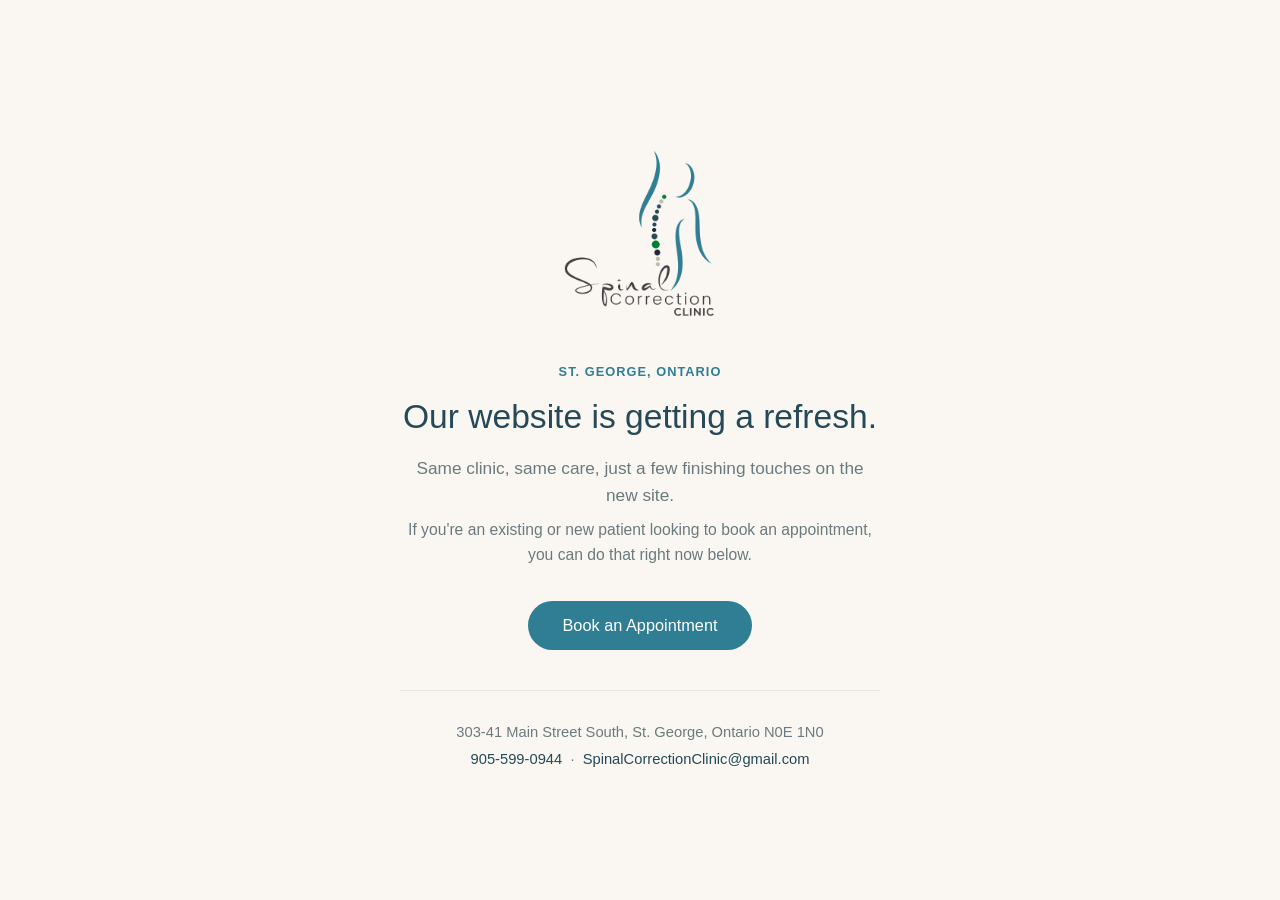
<file: index.html>
<!doctype html>
<html lang="en-CA">
<head>
<meta charset="utf-8">
<meta name="viewport" content="width=device-width,initial-scale=1">
<title>Spinal Correction Clinic | St. George, ON</title>
<meta name="description" content="Spinal Correction Clinic in St. George, Ontario. Our website is being updated. Existing and new patients can book online.">
<style>
:root{--blue:#307e94;--blue-deep:#254957;--ink:#3D3D3D;--muted:#6b7a7e;--cream:#FAF7F2;--warm:#f4f1eb;--line:#e3e6e2}
*{box-sizing:border-box}
body{margin:0;background:var(--cream);color:var(--ink);font-family:"Avenir Next",Avenir,"Segoe UI",Roboto,Helvetica,Arial,sans-serif;min-height:100vh;display:flex;align-items:center;justify-content:center;padding:32px}
.card{max-width:560px;width:100%;text-align:center;padding:56px 40px 44px}
.logo{width:190px;height:auto;margin:0 auto 34px;display:block}
.eyebrow{font-size:.8rem;letter-spacing:.08em;text-transform:uppercase;color:var(--blue);font-weight:600;margin-bottom:18px}
h1{font-size:2.1rem;line-height:1.2;margin:0 0 18px;color:var(--blue-deep);font-weight:500}
p.lead{font-size:1.08rem;line-height:1.55;color:var(--muted);margin:0 0 8px}
p.sub{font-size:.98rem;line-height:1.6;color:var(--muted);margin:0 0 34px}
.btn{display:inline-block;background:var(--blue);color:#fff;text-decoration:none;font-weight:500;padding:15px 34px;border-radius:999px;font-size:1.02rem;transition:background .15s}
.btn:hover{background:var(--blue-deep)}
.contact{margin-top:40px;padding-top:28px;border-top:1px solid var(--line);font-size:.92rem;color:var(--muted);line-height:1.8}
.contact a{color:var(--blue-deep);text-decoration:none}
.contact a:hover{text-decoration:underline}
@media(max-width:480px){h1{font-size:1.7rem} .card{padding:40px 20px 32px}}
</style>
</head>
<body>
<div class="card">
<img class="logo" alt="Spinal Correction Clinic" src="[data-uri]">
<div class="eyebrow">St. George, Ontario</div>
<h1>Our website is getting a refresh.</h1>
<p class="lead">Same clinic, same care, just a few finishing touches on the new site.</p>
<p class="sub">If you're an existing or new patient looking to book an appointment, you can do that right now below.</p>
<a class="btn" href="https://spinalcorrectionclinic.janeapp.com/" target="_blank" rel="noopener">Book an Appointment</a>
<div class="contact">
303-41 Main Street South, St. George, Ontario N0E 1N0<br>
<a href="tel:+19055990944">905-599-0944</a> &nbsp;·&nbsp;
<a href="mailto:SpinalCorrectionClinic@gmail.com">SpinalCorrectionClinic@gmail.com</a>
</div>
</div>
</body>
</html>
</file>
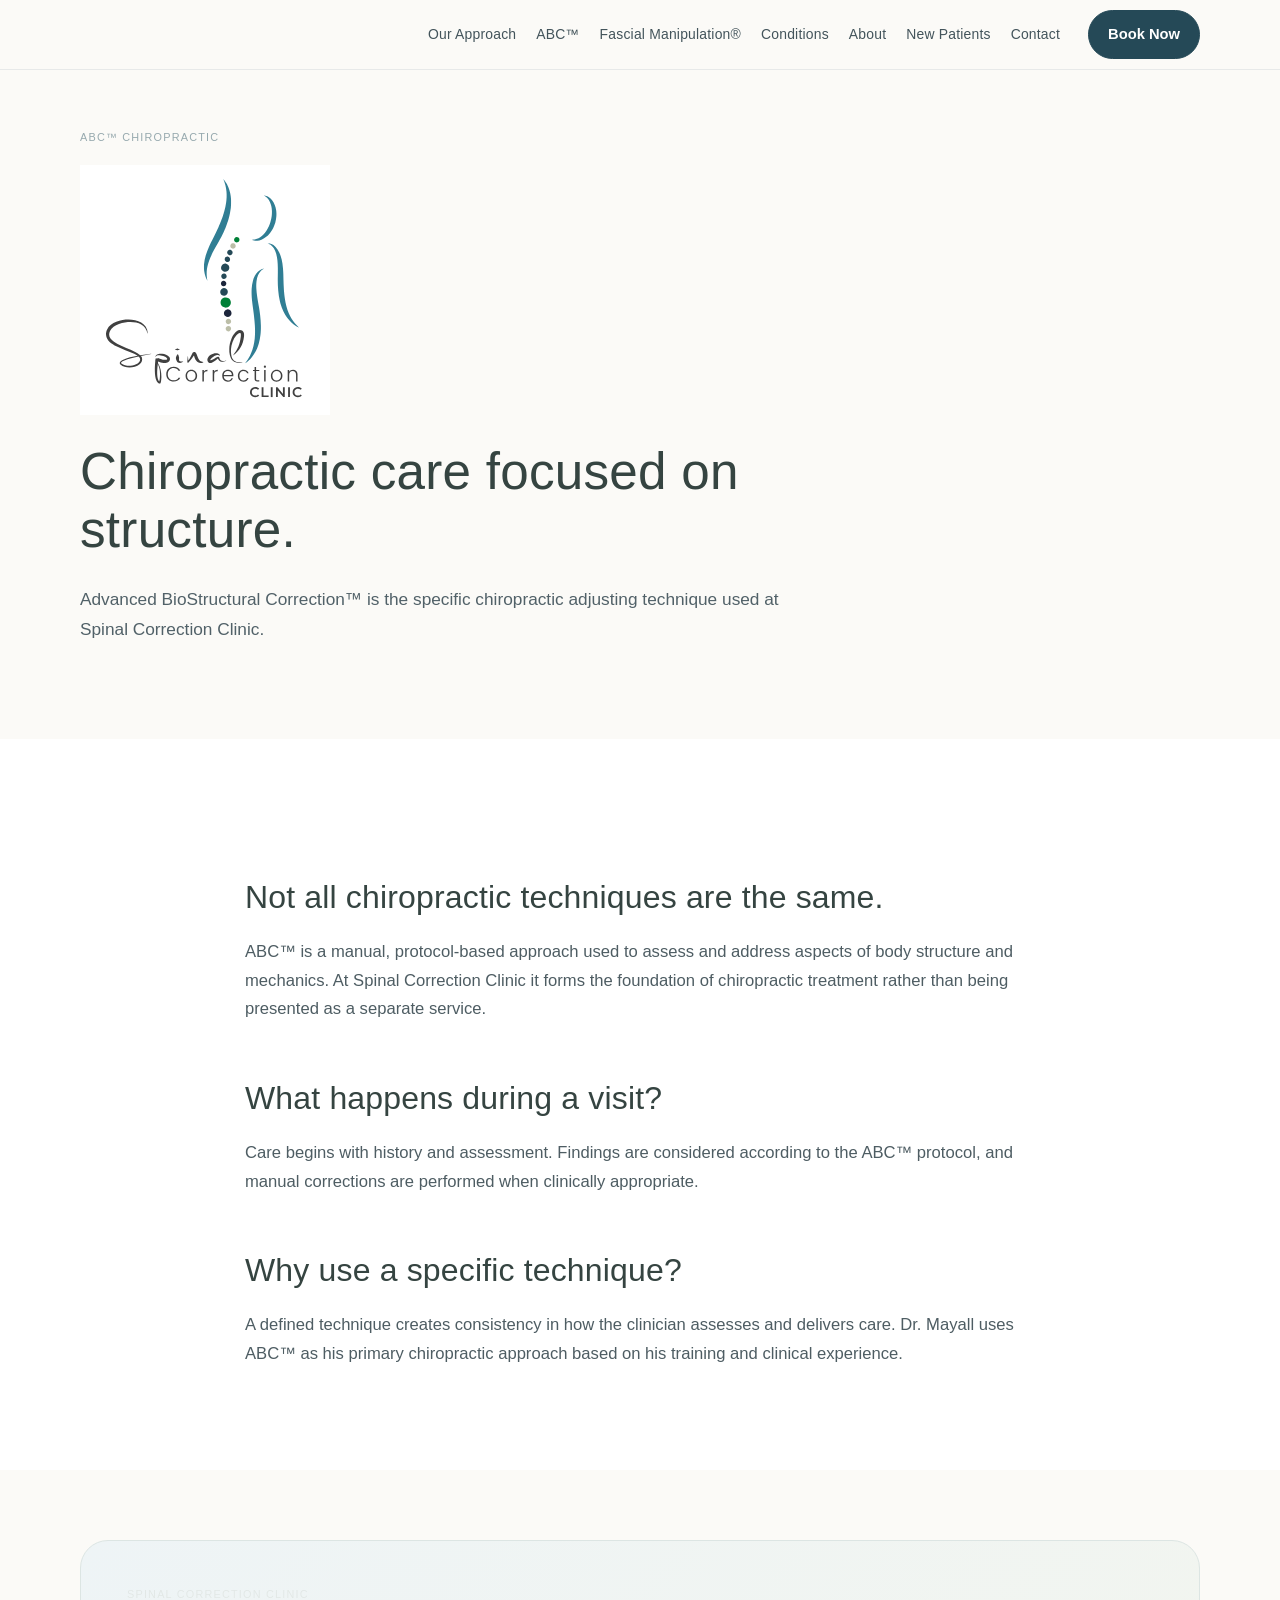
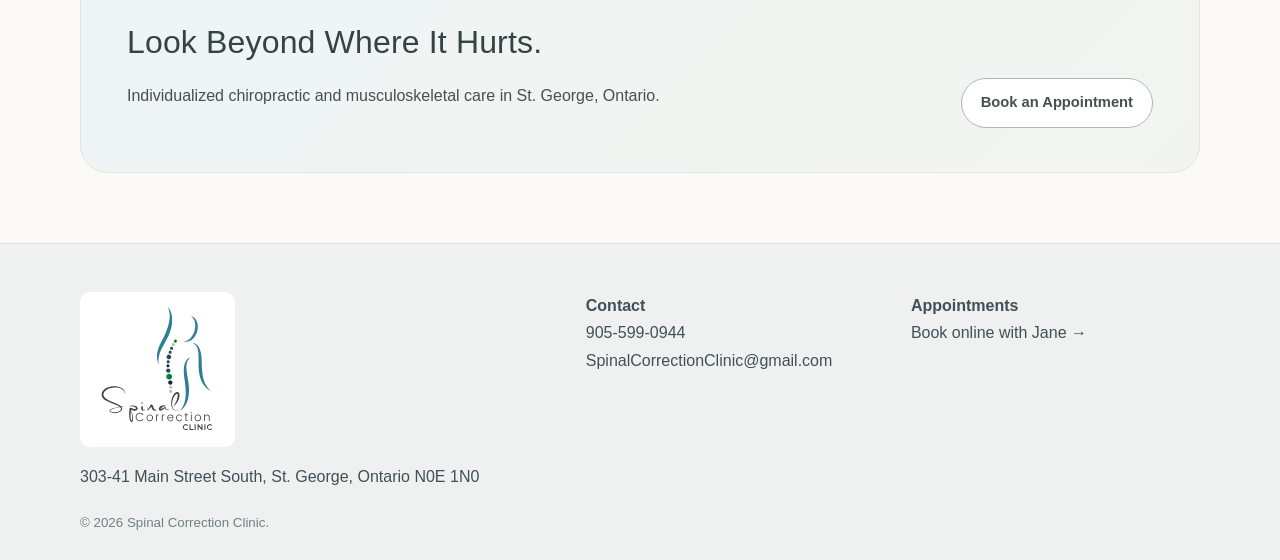
<file: abc.html>
<!doctype html><html lang="en-CA"><head><meta charset="utf-8"><meta name="viewport" content="width=device-width,initial-scale=1"><title>ABC™ Chiropractic | Spinal Correction Clinic</title><meta name="description" content="Advanced BioStructural Correction™ chiropractic in St. George."><link rel="stylesheet" href="assets/site.css"></head><body><header><div class="container nav"><a class="brand logo-brand" href="index.html" aria-label="Spinal Correction Clinic home"><img src="assets/spinal-correction-clinic-logo.svg" alt="Spinal Correction Clinic"></a><nav>
<a href="approach.html">Our Approach</a><a href="abc.html">ABC™</a><a href="fascial-manipulation.html">Fascial Manipulation®</a><a href="conditions.html">Conditions</a><a href="about.html">About</a><a href="new-patients.html">New Patients</a><a href="contact.html">Contact</a></nav><a class="btn primary" href="https://spinalcorrectionclinic.janeapp.com/" target="_blank">Book Now</a></div></header><main><section class="subhero"><div class="container"><div class="eyebrow">ABC™ Chiropractic</div><div class="page-heading-logo"><img src="assets/spinal-correction-clinic-logo.svg" alt="Spinal Correction Clinic"></div>
<h1>Chiropractic care focused on structure.</h1><p class="lead">Advanced BioStructural Correction™ is the specific chiropractic adjusting technique used at Spinal Correction Clinic.</p></div></section><section class="section white"><div class="container prose"><h2>Not all chiropractic techniques are the same.</h2><p>ABC™ is a manual, protocol-based approach used to assess and address aspects of body structure and mechanics. At Spinal Correction Clinic it forms the foundation of chiropractic treatment rather than being presented as a separate service.</p><h2>What happens during a visit?</h2><p>Care begins with history and assessment. Findings are considered according to the ABC™ protocol, and manual corrections are performed when clinically appropriate.</p><h2>Why use a specific technique?</h2><p>A defined technique creates consistency in how the clinician assesses and delivers care. Dr. Mayall uses ABC™ as his primary chiropractic approach based on his training and clinical experience.</p></div></section></main><section class="cta"><div class="container"><div class="ctabox"><div><div class="eyebrow" style="color:#dce2df">Spinal Correction Clinic</div><h2>Look Beyond Where It Hurts.</h2><p>Individualized chiropractic and musculoskeletal care in St. George, Ontario.</p></div><a class="btn" style="background:white" href="https://spinalcorrectionclinic.janeapp.com/" target="_blank">Book an Appointment</a></div></div></section>
<footer><div class="container foot"><div><img class="footer-logo" src="assets/spinal-correction-clinic-logo.svg" alt="Spinal Correction Clinic"><p>303-41 Main Street South, St. George, Ontario N0E 1N0</p></div><div><strong>Contact</strong><p><a href="tel:+19055990944">905-599-0944</a><br><a href="mailto:SpinalCorrectionClinic@gmail.com">SpinalCorrectionClinic@gmail.com</a></p></div><div><strong>Appointments</strong><p><a href="https://spinalcorrectionclinic.janeapp.com/" target="_blank">Book online with Jane →</a></p></div></div><div class="container"><small>© <span data-year></span> Spinal Correction Clinic.</small></div></footer><script src="assets/site.js"></script></body></html>
</file>
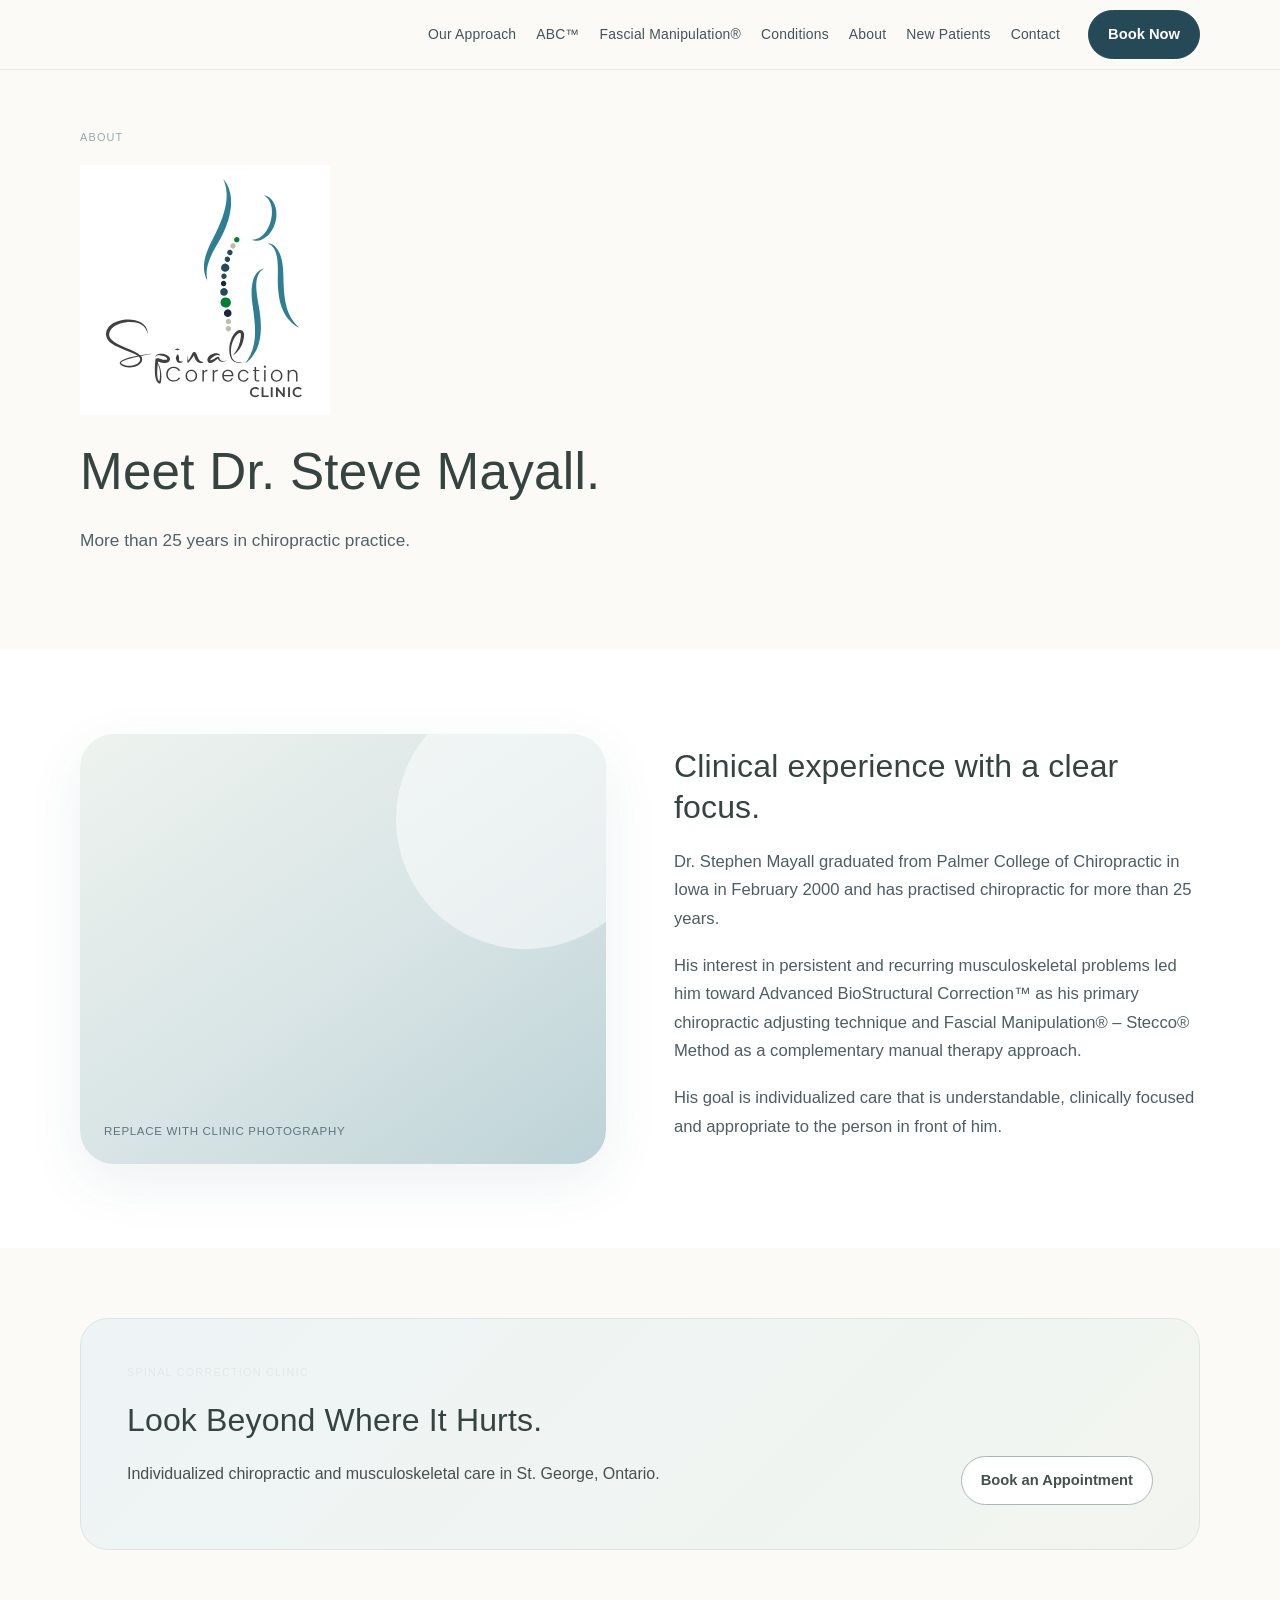
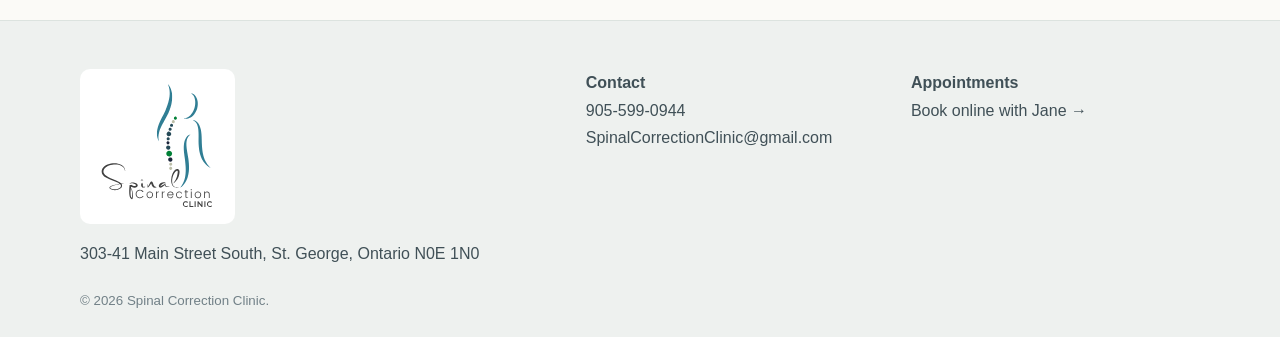
<file: about.html>
<!doctype html><html lang="en-CA"><head><meta charset="utf-8"><meta name="viewport" content="width=device-width,initial-scale=1"><title>Dr. Steve Mayall | Spinal Correction Clinic</title><meta name="description" content="Meet chiropractor Dr. Steve Mayall."><link rel="stylesheet" href="assets/site.css"></head><body><header><div class="container nav"><a class="brand logo-brand" href="index.html" aria-label="Spinal Correction Clinic home"><img src="assets/spinal-correction-clinic-logo.svg" alt="Spinal Correction Clinic"></a><nav>
<a href="approach.html">Our Approach</a><a href="abc.html">ABC™</a><a href="fascial-manipulation.html">Fascial Manipulation®</a><a href="conditions.html">Conditions</a><a href="about.html">About</a><a href="new-patients.html">New Patients</a><a href="contact.html">Contact</a></nav><a class="btn primary" href="https://spinalcorrectionclinic.janeapp.com/" target="_blank">Book Now</a></div></header><main><section class="subhero"><div class="container"><div class="eyebrow">About</div><div class="page-heading-logo"><img src="assets/spinal-correction-clinic-logo.svg" alt="Spinal Correction Clinic"></div>
<h1>Meet Dr. Steve Mayall.</h1><p class="lead">More than 25 years in chiropractic practice.</p></div></section><section class="section white"><div class="container split"><div class="art"></div><div class="prose"><h2>Clinical experience with a clear focus.</h2><p>Dr. Stephen Mayall graduated from Palmer College of Chiropractic in Iowa in February 2000 and has practised chiropractic for more than 25 years.</p><p>His interest in persistent and recurring musculoskeletal problems led him toward Advanced BioStructural Correction™ as his primary chiropractic adjusting technique and Fascial Manipulation® – Stecco® Method as a complementary manual therapy approach.</p><p>His goal is individualized care that is understandable, clinically focused and appropriate to the person in front of him.</p></div></div></section></main><section class="cta"><div class="container"><div class="ctabox"><div><div class="eyebrow" style="color:#dce2df">Spinal Correction Clinic</div><h2>Look Beyond Where It Hurts.</h2><p>Individualized chiropractic and musculoskeletal care in St. George, Ontario.</p></div><a class="btn" style="background:white" href="https://spinalcorrectionclinic.janeapp.com/" target="_blank">Book an Appointment</a></div></div></section>
<footer><div class="container foot"><div><img class="footer-logo" src="assets/spinal-correction-clinic-logo.svg" alt="Spinal Correction Clinic"><p>303-41 Main Street South, St. George, Ontario N0E 1N0</p></div><div><strong>Contact</strong><p><a href="tel:+19055990944">905-599-0944</a><br><a href="mailto:SpinalCorrectionClinic@gmail.com">SpinalCorrectionClinic@gmail.com</a></p></div><div><strong>Appointments</strong><p><a href="https://spinalcorrectionclinic.janeapp.com/" target="_blank">Book online with Jane →</a></p></div></div><div class="container"><small>© <span data-year></span> Spinal Correction Clinic.</small></div></footer><script src="assets/site.js"></script></body></html>
</file>
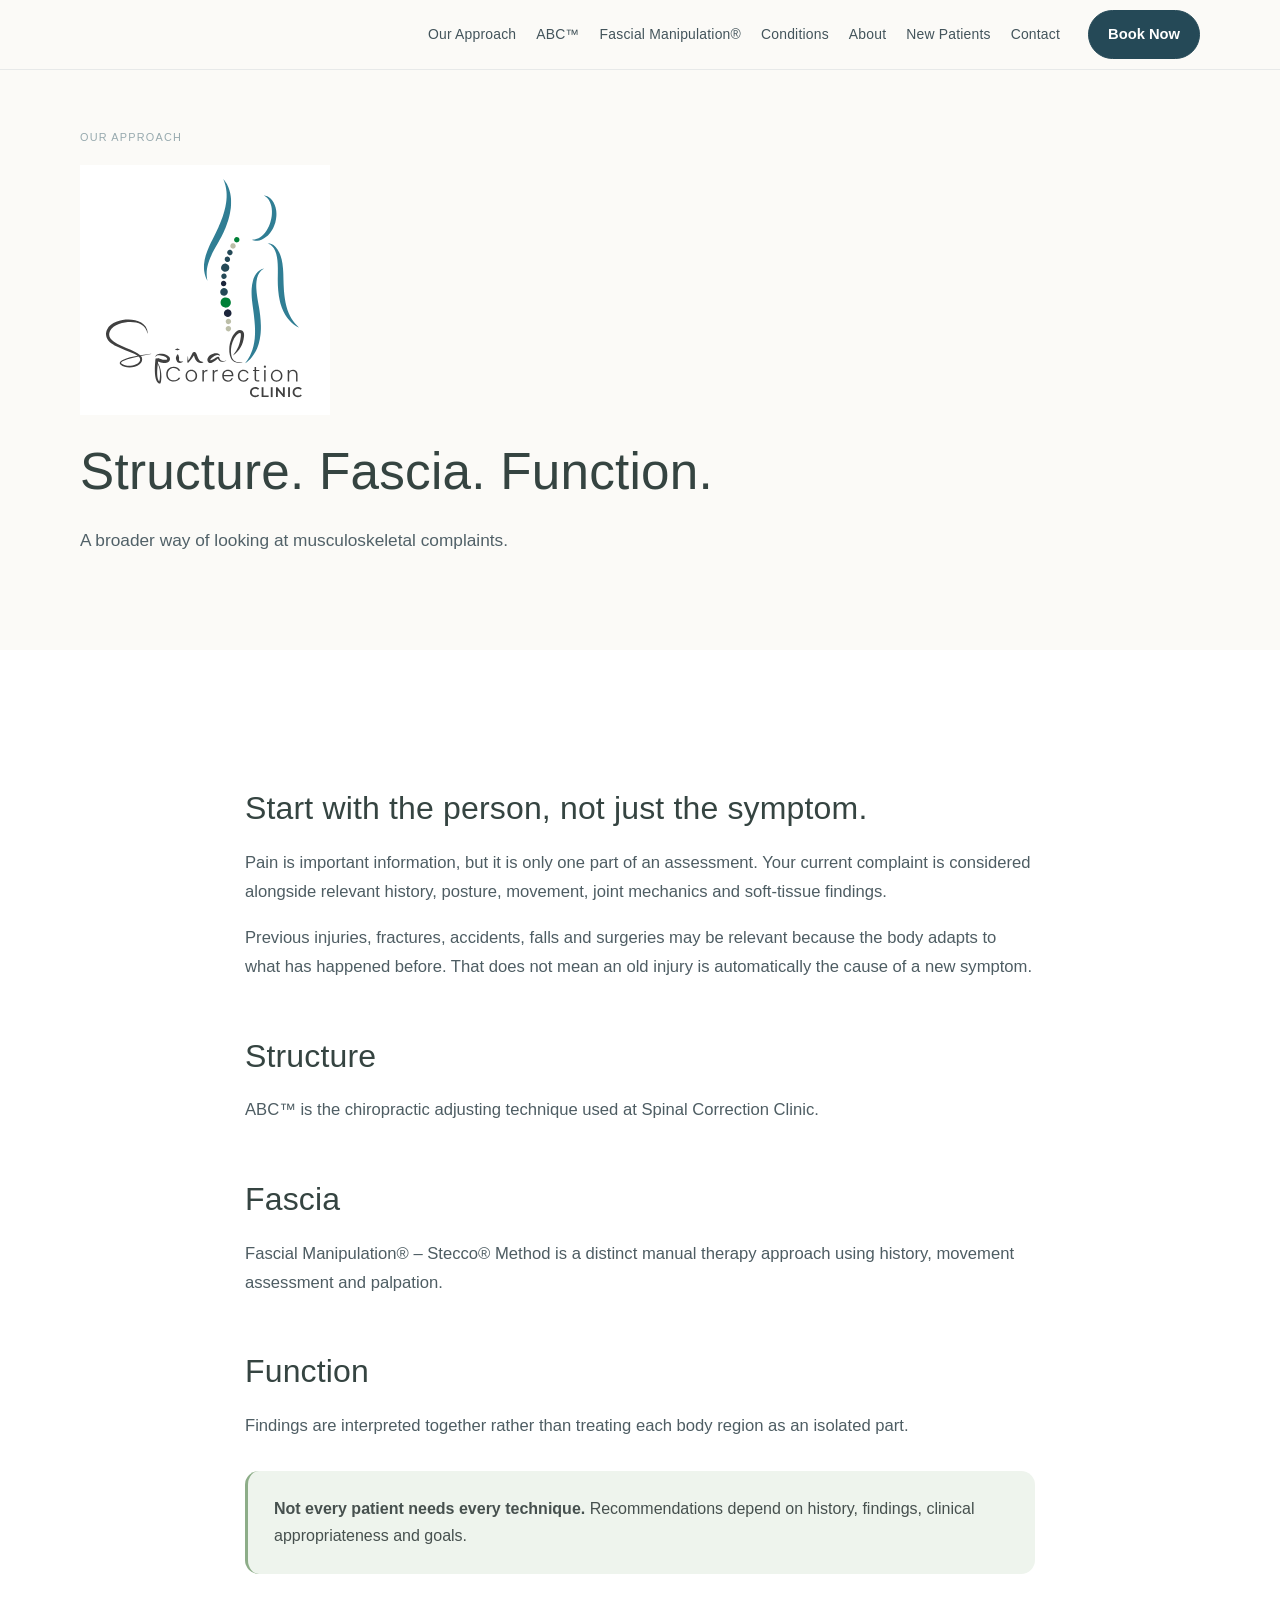
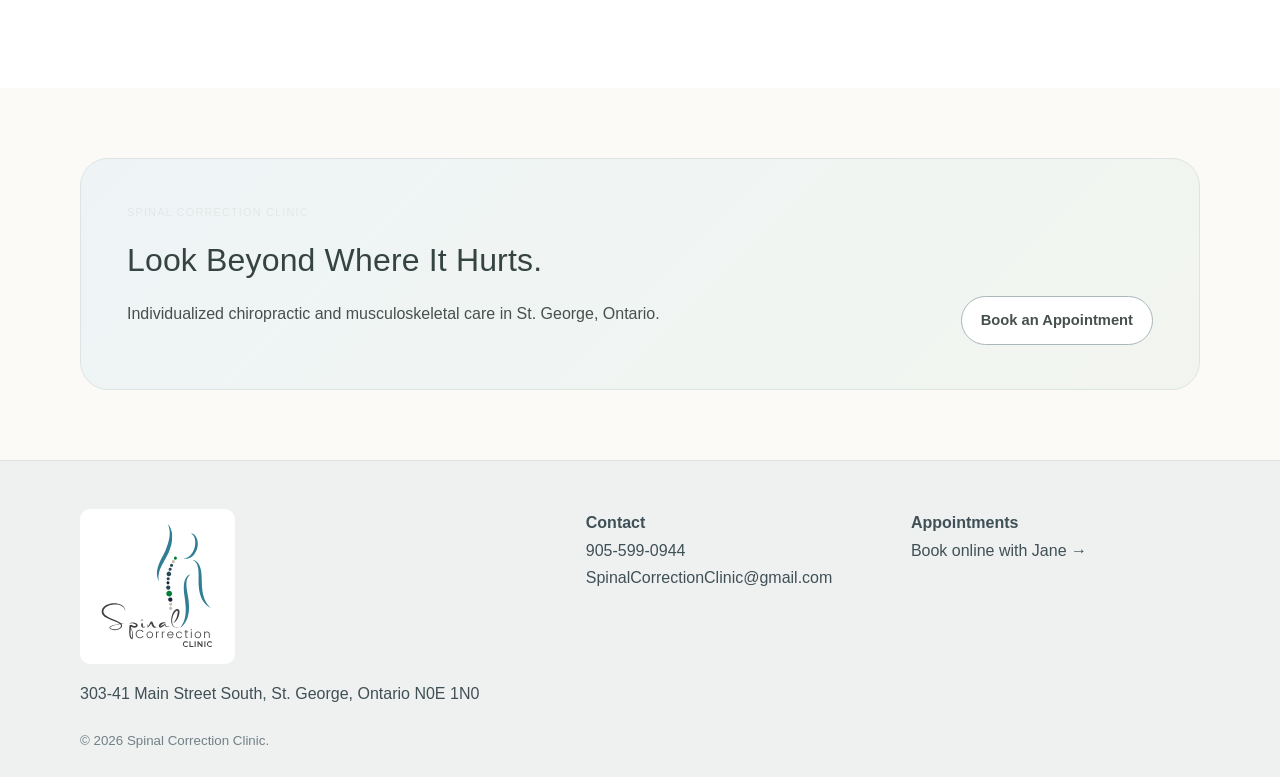
<file: approach.html>
<!doctype html><html lang="en-CA"><head><meta charset="utf-8"><meta name="viewport" content="width=device-width,initial-scale=1"><title>Our Approach | Spinal Correction Clinic</title><meta name="description" content="Structure, fascia, function and injury history."><link rel="stylesheet" href="assets/site.css"></head><body><header><div class="container nav"><a class="brand logo-brand" href="index.html" aria-label="Spinal Correction Clinic home"><img src="assets/spinal-correction-clinic-logo.svg" alt="Spinal Correction Clinic"></a><nav>
<a href="approach.html">Our Approach</a><a href="abc.html">ABC™</a><a href="fascial-manipulation.html">Fascial Manipulation®</a><a href="conditions.html">Conditions</a><a href="about.html">About</a><a href="new-patients.html">New Patients</a><a href="contact.html">Contact</a></nav><a class="btn primary" href="https://spinalcorrectionclinic.janeapp.com/" target="_blank">Book Now</a></div></header><main><section class="subhero"><div class="container"><div class="eyebrow">Our Approach</div><div class="page-heading-logo"><img src="assets/spinal-correction-clinic-logo.svg" alt="Spinal Correction Clinic"></div>
<h1>Structure. Fascia. Function.</h1><p class="lead">A broader way of looking at musculoskeletal complaints.</p></div></section><section class="section white"><div class="container prose"><h2>Start with the person, not just the symptom.</h2><p>Pain is important information, but it is only one part of an assessment. Your current complaint is considered alongside relevant history, posture, movement, joint mechanics and soft-tissue findings.</p><p>Previous injuries, fractures, accidents, falls and surgeries may be relevant because the body adapts to what has happened before. That does not mean an old injury is automatically the cause of a new symptom.</p><h2>Structure</h2><p>ABC™ is the chiropractic adjusting technique used at Spinal Correction Clinic.</p><h2>Fascia</h2><p>Fascial Manipulation® – Stecco® Method is a distinct manual therapy approach using history, movement assessment and palpation.</p><h2>Function</h2><p>Findings are interpreted together rather than treating each body region as an isolated part.</p><div class="note"><strong>Not every patient needs every technique.</strong> Recommendations depend on history, findings, clinical appropriateness and goals.</div></div></section></main><section class="cta"><div class="container"><div class="ctabox"><div><div class="eyebrow" style="color:#dce2df">Spinal Correction Clinic</div><h2>Look Beyond Where It Hurts.</h2><p>Individualized chiropractic and musculoskeletal care in St. George, Ontario.</p></div><a class="btn" style="background:white" href="https://spinalcorrectionclinic.janeapp.com/" target="_blank">Book an Appointment</a></div></div></section>
<footer><div class="container foot"><div><img class="footer-logo" src="assets/spinal-correction-clinic-logo.svg" alt="Spinal Correction Clinic"><p>303-41 Main Street South, St. George, Ontario N0E 1N0</p></div><div><strong>Contact</strong><p><a href="tel:+19055990944">905-599-0944</a><br><a href="mailto:SpinalCorrectionClinic@gmail.com">SpinalCorrectionClinic@gmail.com</a></p></div><div><strong>Appointments</strong><p><a href="https://spinalcorrectionclinic.janeapp.com/" target="_blank">Book online with Jane →</a></p></div></div><div class="container"><small>© <span data-year></span> Spinal Correction Clinic.</small></div></footer><script src="assets/site.js"></script></body></html>
</file>
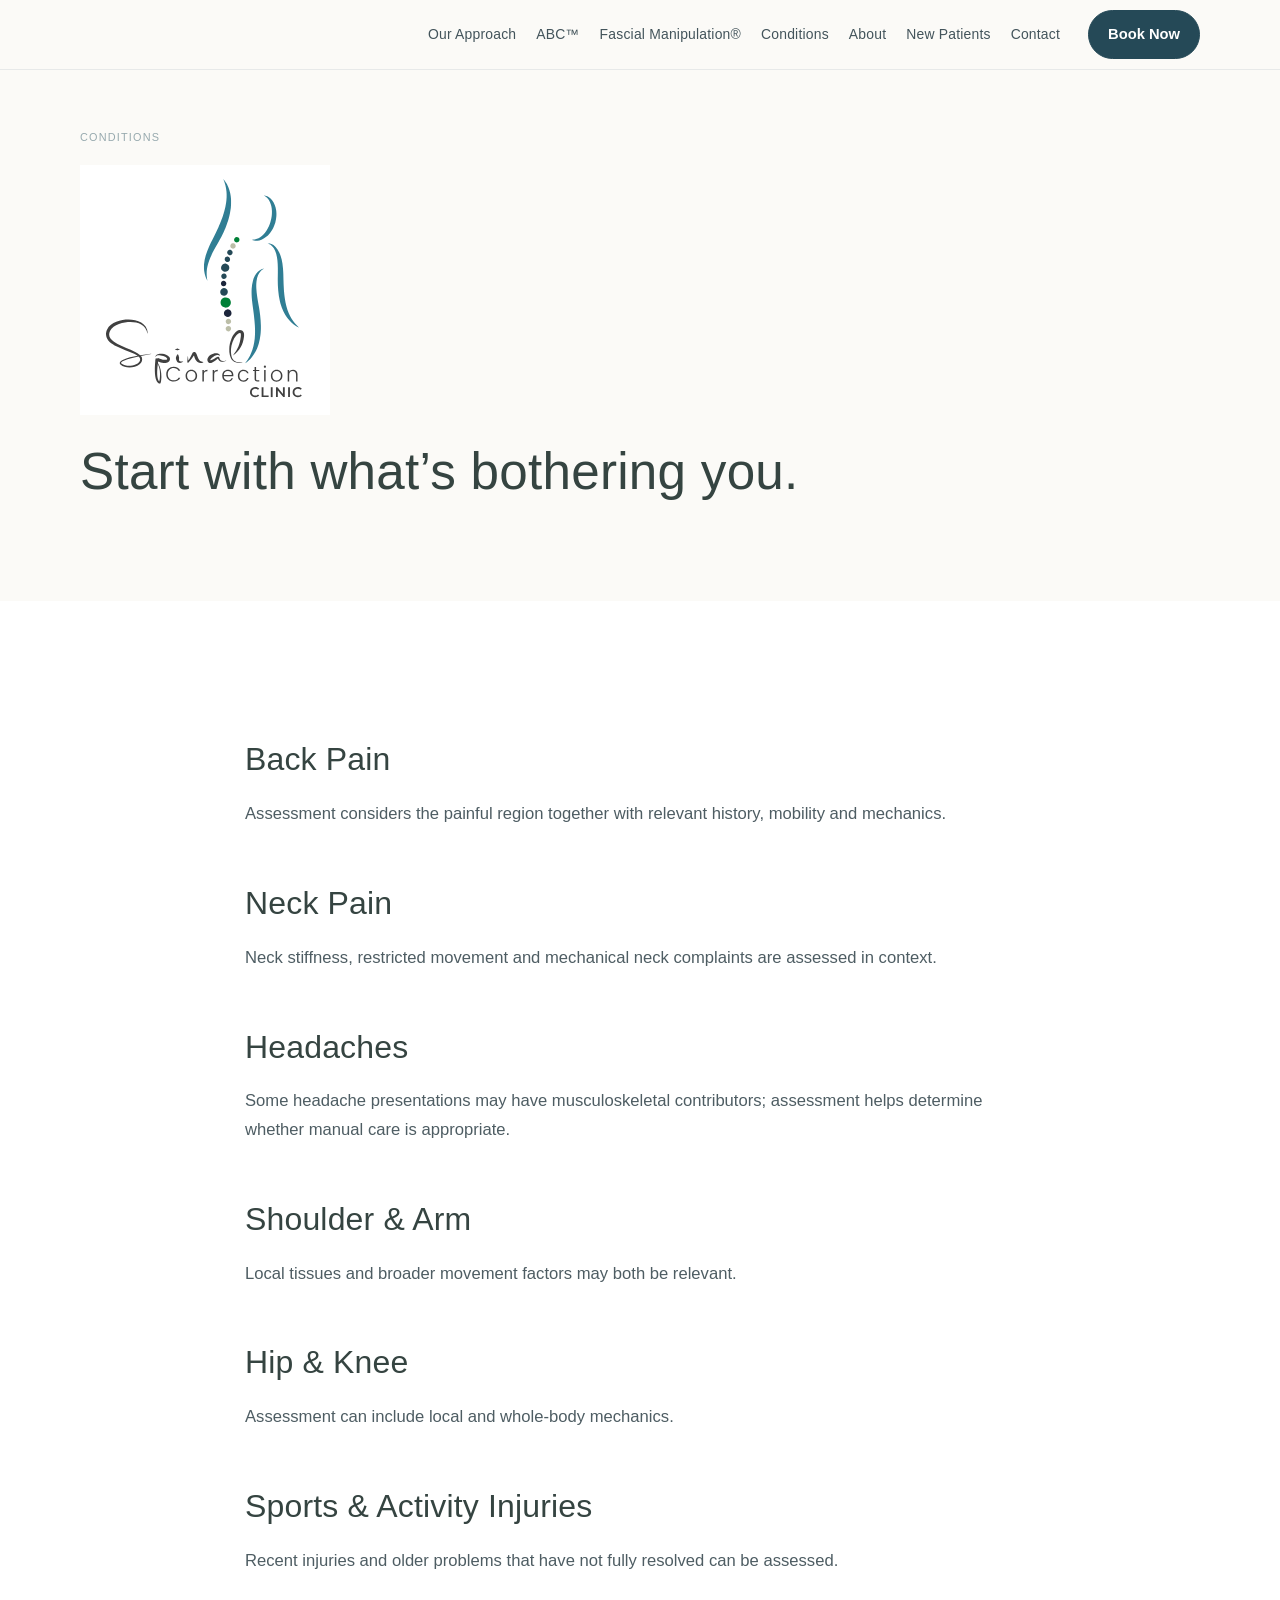
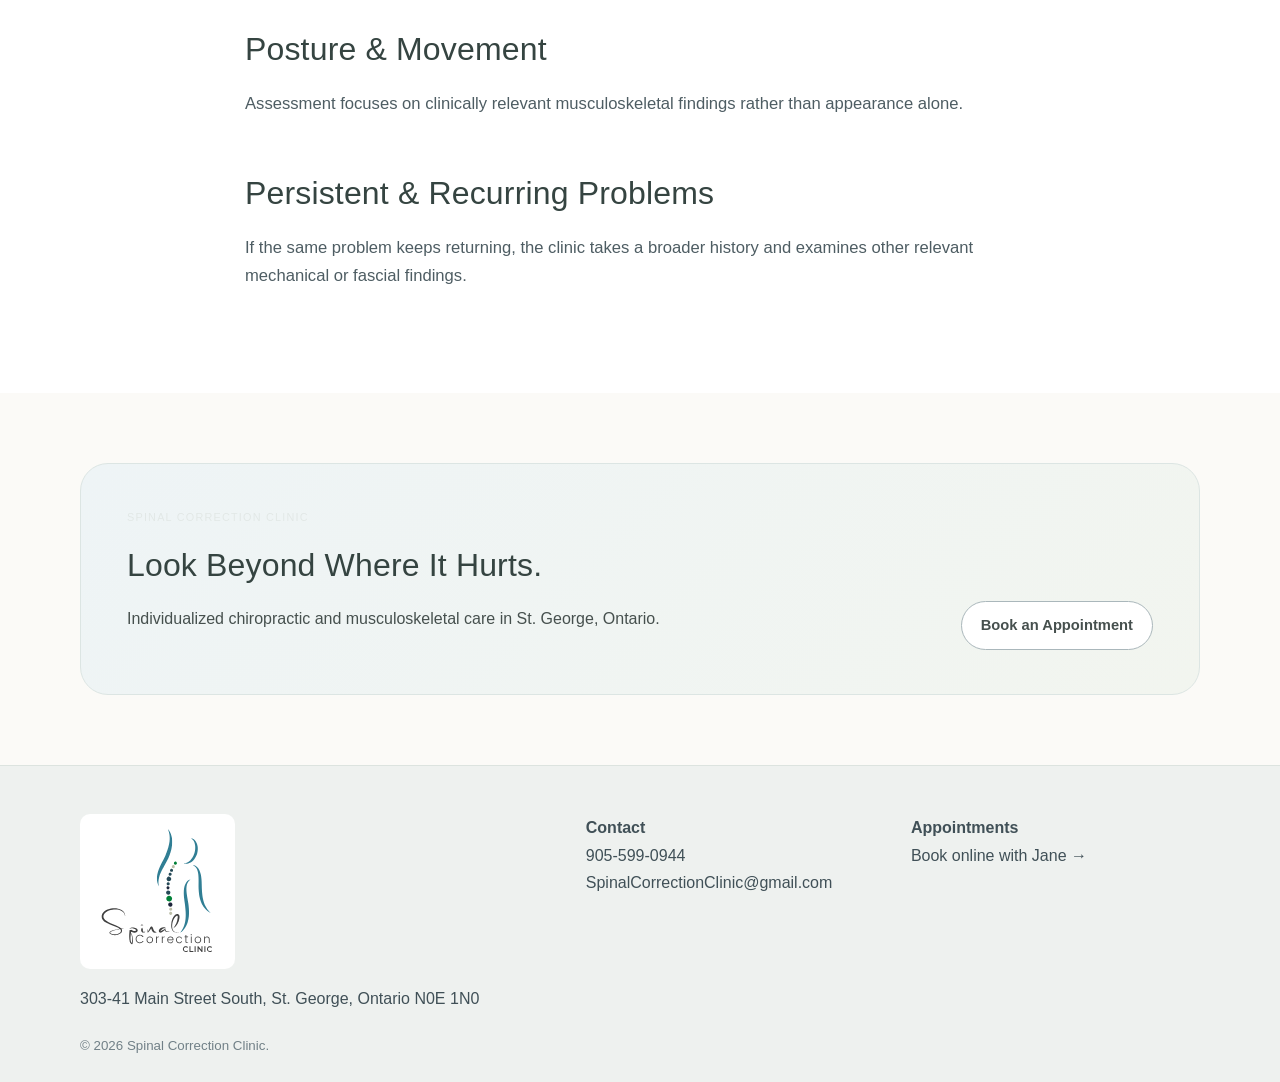
<file: conditions.html>
<!doctype html><html lang="en-CA"><head><meta charset="utf-8"><meta name="viewport" content="width=device-width,initial-scale=1"><title>Conditions | Spinal Correction Clinic</title><meta name="description" content="Musculoskeletal complaints assessed at Spinal Correction Clinic."><link rel="stylesheet" href="assets/site.css"></head><body><header><div class="container nav"><a class="brand logo-brand" href="index.html" aria-label="Spinal Correction Clinic home"><img src="assets/spinal-correction-clinic-logo.svg" alt="Spinal Correction Clinic"></a><nav>
<a href="approach.html">Our Approach</a><a href="abc.html">ABC™</a><a href="fascial-manipulation.html">Fascial Manipulation®</a><a href="conditions.html">Conditions</a><a href="about.html">About</a><a href="new-patients.html">New Patients</a><a href="contact.html">Contact</a></nav><a class="btn primary" href="https://spinalcorrectionclinic.janeapp.com/" target="_blank">Book Now</a></div></header><main><section class="subhero"><div class="container"><div class="eyebrow">Conditions</div><div class="page-heading-logo"><img src="assets/spinal-correction-clinic-logo.svg" alt="Spinal Correction Clinic"></div>
<h1>Start with what’s bothering you.</h1></div></section><section class="section white"><div class="container prose"><h2 id="back">Back Pain</h2><p>Assessment considers the painful region together with relevant history, mobility and mechanics.</p><h2 id="neck">Neck Pain</h2><p>Neck stiffness, restricted movement and mechanical neck complaints are assessed in context.</p><h2 id="headaches">Headaches</h2><p>Some headache presentations may have musculoskeletal contributors; assessment helps determine whether manual care is appropriate.</p><h2 id="shoulder">Shoulder & Arm</h2><p>Local tissues and broader movement factors may both be relevant.</p><h2 id="hip">Hip & Knee</h2><p>Assessment can include local and whole-body mechanics.</p><h2 id="sports">Sports & Activity Injuries</h2><p>Recent injuries and older problems that have not fully resolved can be assessed.</p><h2 id="posture">Posture & Movement</h2><p>Assessment focuses on clinically relevant musculoskeletal findings rather than appearance alone.</p><h2 id="recurring">Persistent & Recurring Problems</h2><p>If the same problem keeps returning, the clinic takes a broader history and examines other relevant mechanical or fascial findings.</p></div></section></main><section class="cta"><div class="container"><div class="ctabox"><div><div class="eyebrow" style="color:#dce2df">Spinal Correction Clinic</div><h2>Look Beyond Where It Hurts.</h2><p>Individualized chiropractic and musculoskeletal care in St. George, Ontario.</p></div><a class="btn" style="background:white" href="https://spinalcorrectionclinic.janeapp.com/" target="_blank">Book an Appointment</a></div></div></section>
<footer><div class="container foot"><div><img class="footer-logo" src="assets/spinal-correction-clinic-logo.svg" alt="Spinal Correction Clinic"><p>303-41 Main Street South, St. George, Ontario N0E 1N0</p></div><div><strong>Contact</strong><p><a href="tel:+19055990944">905-599-0944</a><br><a href="mailto:SpinalCorrectionClinic@gmail.com">SpinalCorrectionClinic@gmail.com</a></p></div><div><strong>Appointments</strong><p><a href="https://spinalcorrectionclinic.janeapp.com/" target="_blank">Book online with Jane →</a></p></div></div><div class="container"><small>© <span data-year></span> Spinal Correction Clinic.</small></div></footer><script src="assets/site.js"></script></body></html>
</file>
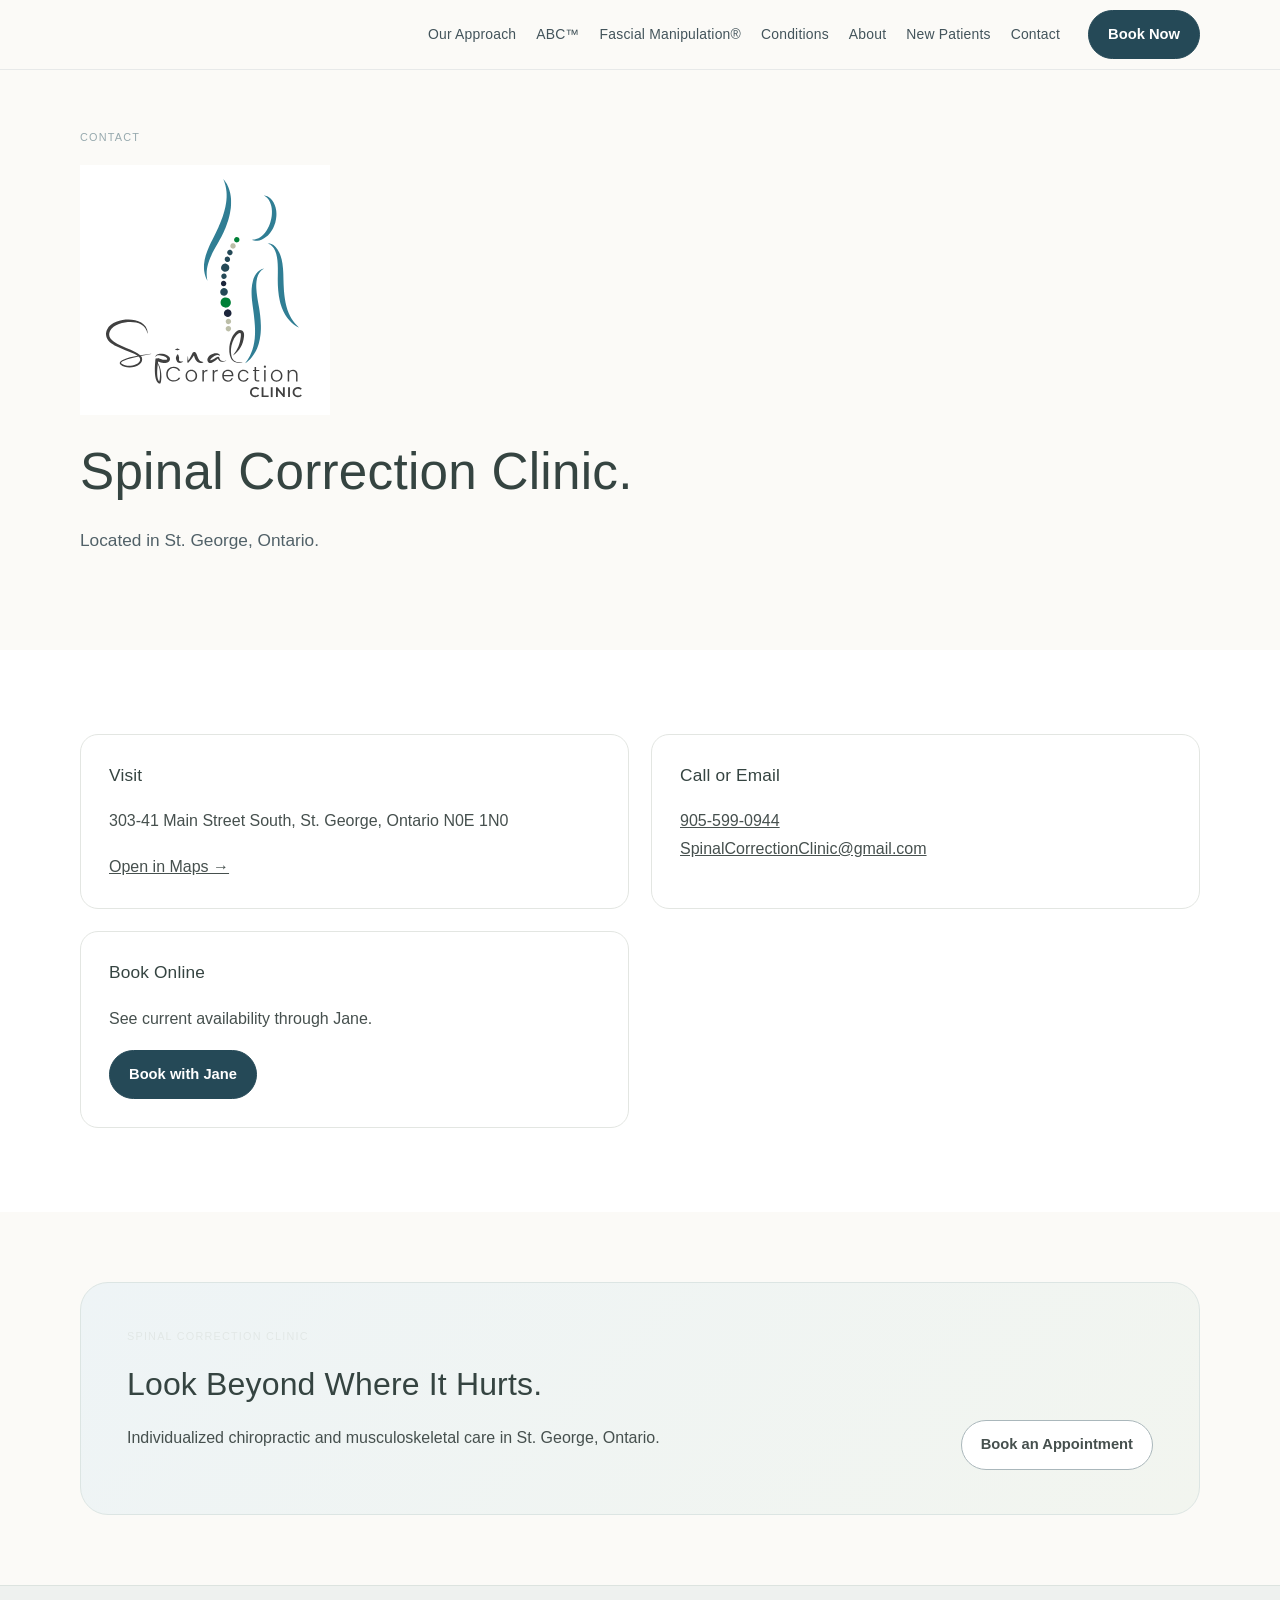
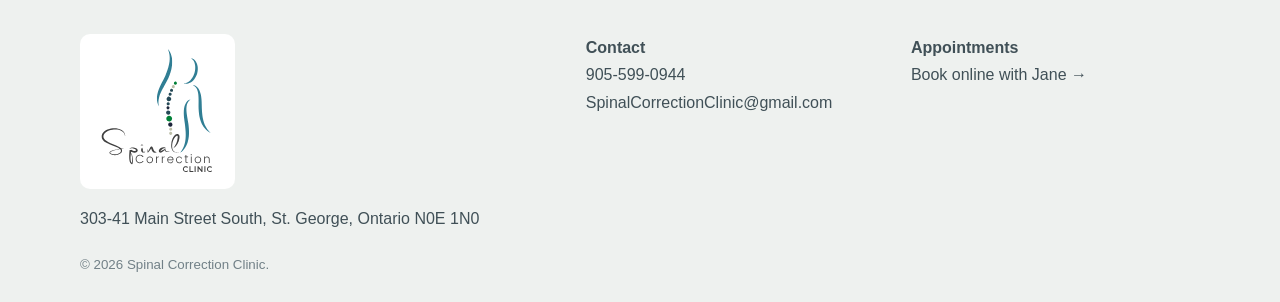
<file: contact.html>
<!doctype html><html lang="en-CA"><head><meta charset="utf-8"><meta name="viewport" content="width=device-width,initial-scale=1"><title>Contact | Spinal Correction Clinic</title><meta name="description" content="Contact and book Spinal Correction Clinic in St. George, Ontario."><link rel="stylesheet" href="assets/site.css"></head><body><header><div class="container nav"><a class="brand logo-brand" href="index.html" aria-label="Spinal Correction Clinic home"><img src="assets/spinal-correction-clinic-logo.svg" alt="Spinal Correction Clinic"></a><nav>
<a href="approach.html">Our Approach</a><a href="abc.html">ABC™</a><a href="fascial-manipulation.html">Fascial Manipulation®</a><a href="conditions.html">Conditions</a><a href="about.html">About</a><a href="new-patients.html">New Patients</a><a href="contact.html">Contact</a></nav><a class="btn primary" href="https://spinalcorrectionclinic.janeapp.com/" target="_blank">Book Now</a></div></header><main><section class="subhero"><div class="container"><div class="eyebrow">Contact</div><div class="page-heading-logo"><img src="assets/spinal-correction-clinic-logo.svg" alt="Spinal Correction Clinic"></div>
<h1>Spinal Correction Clinic.</h1><p class="lead">Located in St. George, Ontario.</p></div></section><section class="section white"><div class="container contact"><div class="box"><h3>Visit</h3><p>303-41 Main Street South, St. George, Ontario N0E 1N0</p><a href="https://www.google.com/maps/search/?api=1&query=303-41+Main+Street+South+St+George+Ontario" target="_blank">Open in Maps →</a></div><div class="box"><h3>Call or Email</h3><p><a href="tel:+19055990944">905-599-0944</a><br><a href="mailto:SpinalCorrectionClinic@gmail.com">SpinalCorrectionClinic@gmail.com</a></p></div><div class="box"><h3>Book Online</h3><p>See current availability through Jane.</p><a class="btn primary" href="https://spinalcorrectionclinic.janeapp.com/" target="_blank">Book with Jane</a></div></div></section></main><section class="cta"><div class="container"><div class="ctabox"><div><div class="eyebrow" style="color:#dce2df">Spinal Correction Clinic</div><h2>Look Beyond Where It Hurts.</h2><p>Individualized chiropractic and musculoskeletal care in St. George, Ontario.</p></div><a class="btn" style="background:white" href="https://spinalcorrectionclinic.janeapp.com/" target="_blank">Book an Appointment</a></div></div></section>
<footer><div class="container foot"><div><img class="footer-logo" src="assets/spinal-correction-clinic-logo.svg" alt="Spinal Correction Clinic"><p>303-41 Main Street South, St. George, Ontario N0E 1N0</p></div><div><strong>Contact</strong><p><a href="tel:+19055990944">905-599-0944</a><br><a href="mailto:SpinalCorrectionClinic@gmail.com">SpinalCorrectionClinic@gmail.com</a></p></div><div><strong>Appointments</strong><p><a href="https://spinalcorrectionclinic.janeapp.com/" target="_blank">Book online with Jane →</a></p></div></div><div class="container"><small>© <span data-year></span> Spinal Correction Clinic.</small></div></footer><script src="assets/site.js"></script></body></html>
</file>
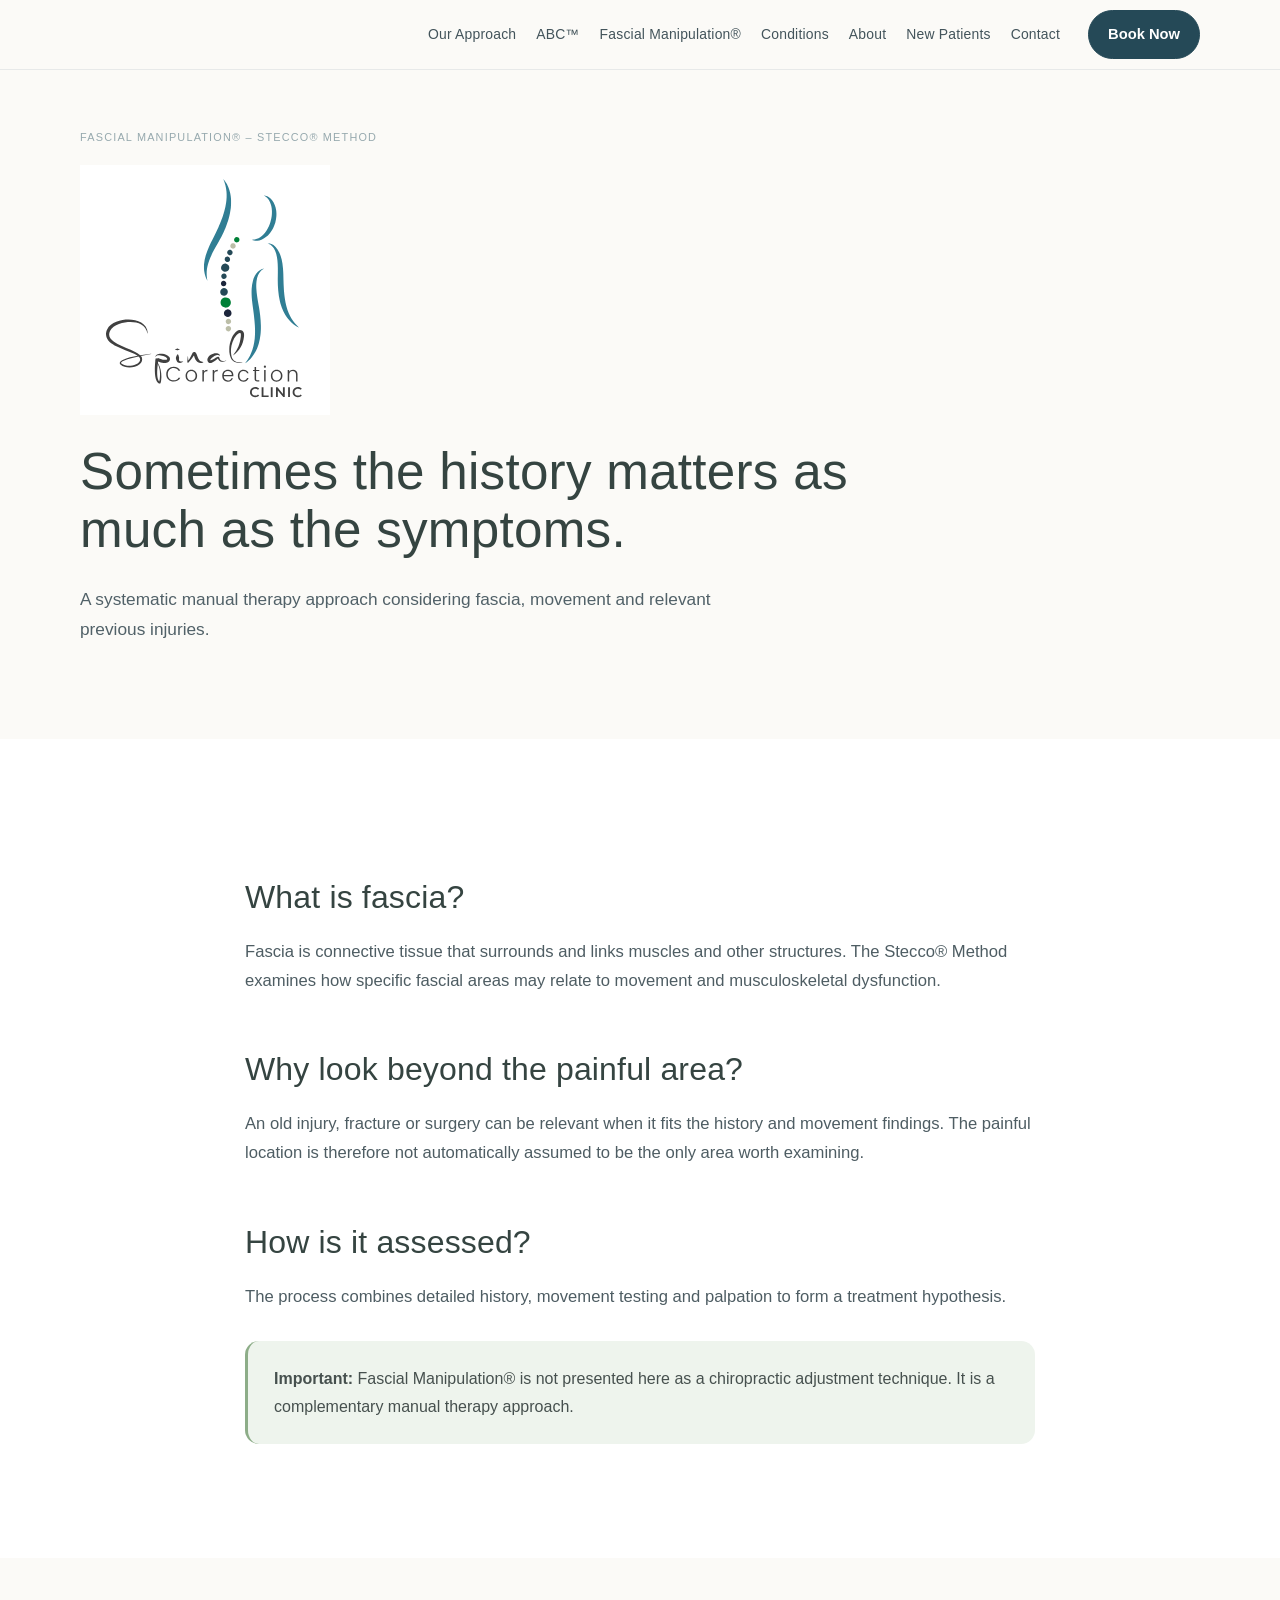
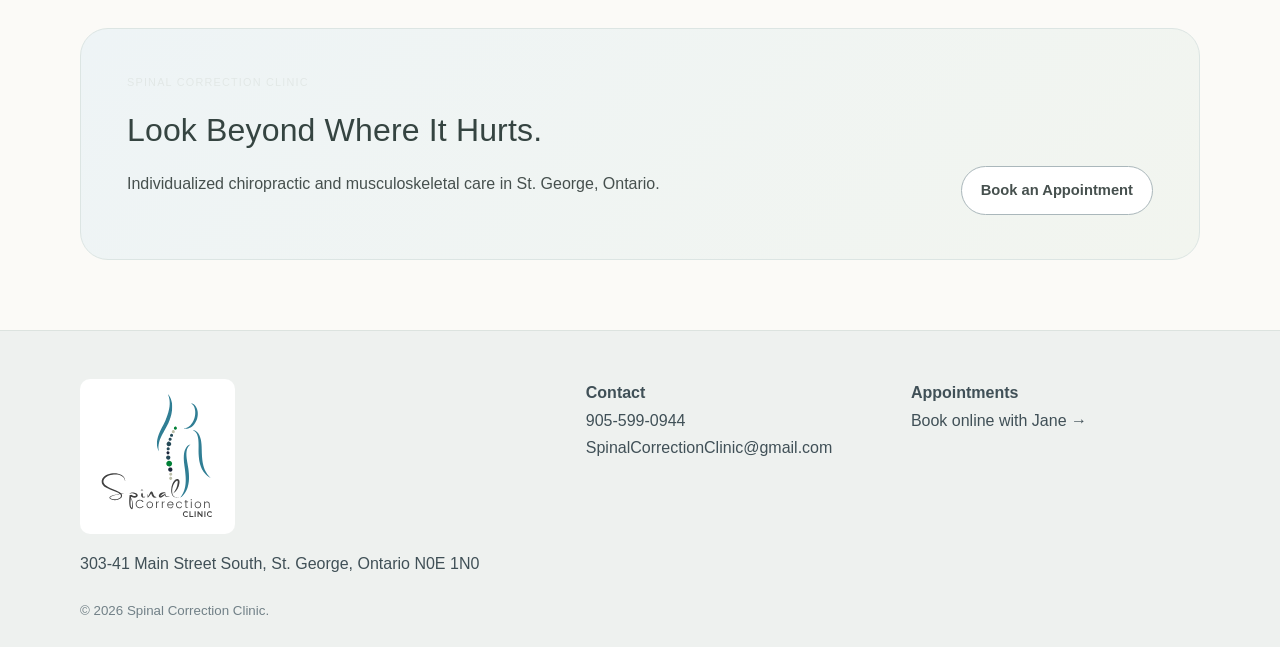
<file: fascial-manipulation.html>
<!doctype html><html lang="en-CA"><head><meta charset="utf-8"><meta name="viewport" content="width=device-width,initial-scale=1"><title>Fascial Manipulation® – Stecco® Method | Spinal Correction Clinic</title><meta name="description" content="Fascial Manipulation® – Stecco® Method in St. George."><link rel="stylesheet" href="assets/site.css"></head><body><header><div class="container nav"><a class="brand logo-brand" href="index.html" aria-label="Spinal Correction Clinic home"><img src="assets/spinal-correction-clinic-logo.svg" alt="Spinal Correction Clinic"></a><nav>
<a href="approach.html">Our Approach</a><a href="abc.html">ABC™</a><a href="fascial-manipulation.html">Fascial Manipulation®</a><a href="conditions.html">Conditions</a><a href="about.html">About</a><a href="new-patients.html">New Patients</a><a href="contact.html">Contact</a></nav><a class="btn primary" href="https://spinalcorrectionclinic.janeapp.com/" target="_blank">Book Now</a></div></header><main><section class="subhero"><div class="container"><div class="eyebrow">Fascial Manipulation® – Stecco® Method</div><div class="page-heading-logo"><img src="assets/spinal-correction-clinic-logo.svg" alt="Spinal Correction Clinic"></div>
<h1>Sometimes the history matters as much as the symptoms.</h1><p class="lead">A systematic manual therapy approach considering fascia, movement and relevant previous injuries.</p></div></section><section class="section white"><div class="container prose"><h2>What is fascia?</h2><p>Fascia is connective tissue that surrounds and links muscles and other structures. The Stecco® Method examines how specific fascial areas may relate to movement and musculoskeletal dysfunction.</p><h2>Why look beyond the painful area?</h2><p>An old injury, fracture or surgery can be relevant when it fits the history and movement findings. The painful location is therefore not automatically assumed to be the only area worth examining.</p><h2>How is it assessed?</h2><p>The process combines detailed history, movement testing and palpation to form a treatment hypothesis.</p><div class="note"><strong>Important:</strong> Fascial Manipulation® is not presented here as a chiropractic adjustment technique. It is a complementary manual therapy approach.</div></div></section></main><section class="cta"><div class="container"><div class="ctabox"><div><div class="eyebrow" style="color:#dce2df">Spinal Correction Clinic</div><h2>Look Beyond Where It Hurts.</h2><p>Individualized chiropractic and musculoskeletal care in St. George, Ontario.</p></div><a class="btn" style="background:white" href="https://spinalcorrectionclinic.janeapp.com/" target="_blank">Book an Appointment</a></div></div></section>
<footer><div class="container foot"><div><img class="footer-logo" src="assets/spinal-correction-clinic-logo.svg" alt="Spinal Correction Clinic"><p>303-41 Main Street South, St. George, Ontario N0E 1N0</p></div><div><strong>Contact</strong><p><a href="tel:+19055990944">905-599-0944</a><br><a href="mailto:SpinalCorrectionClinic@gmail.com">SpinalCorrectionClinic@gmail.com</a></p></div><div><strong>Appointments</strong><p><a href="https://spinalcorrectionclinic.janeapp.com/" target="_blank">Book online with Jane →</a></p></div></div><div class="container"><small>© <span data-year></span> Spinal Correction Clinic.</small></div></footer><script src="assets/site.js"></script></body></html>
</file>
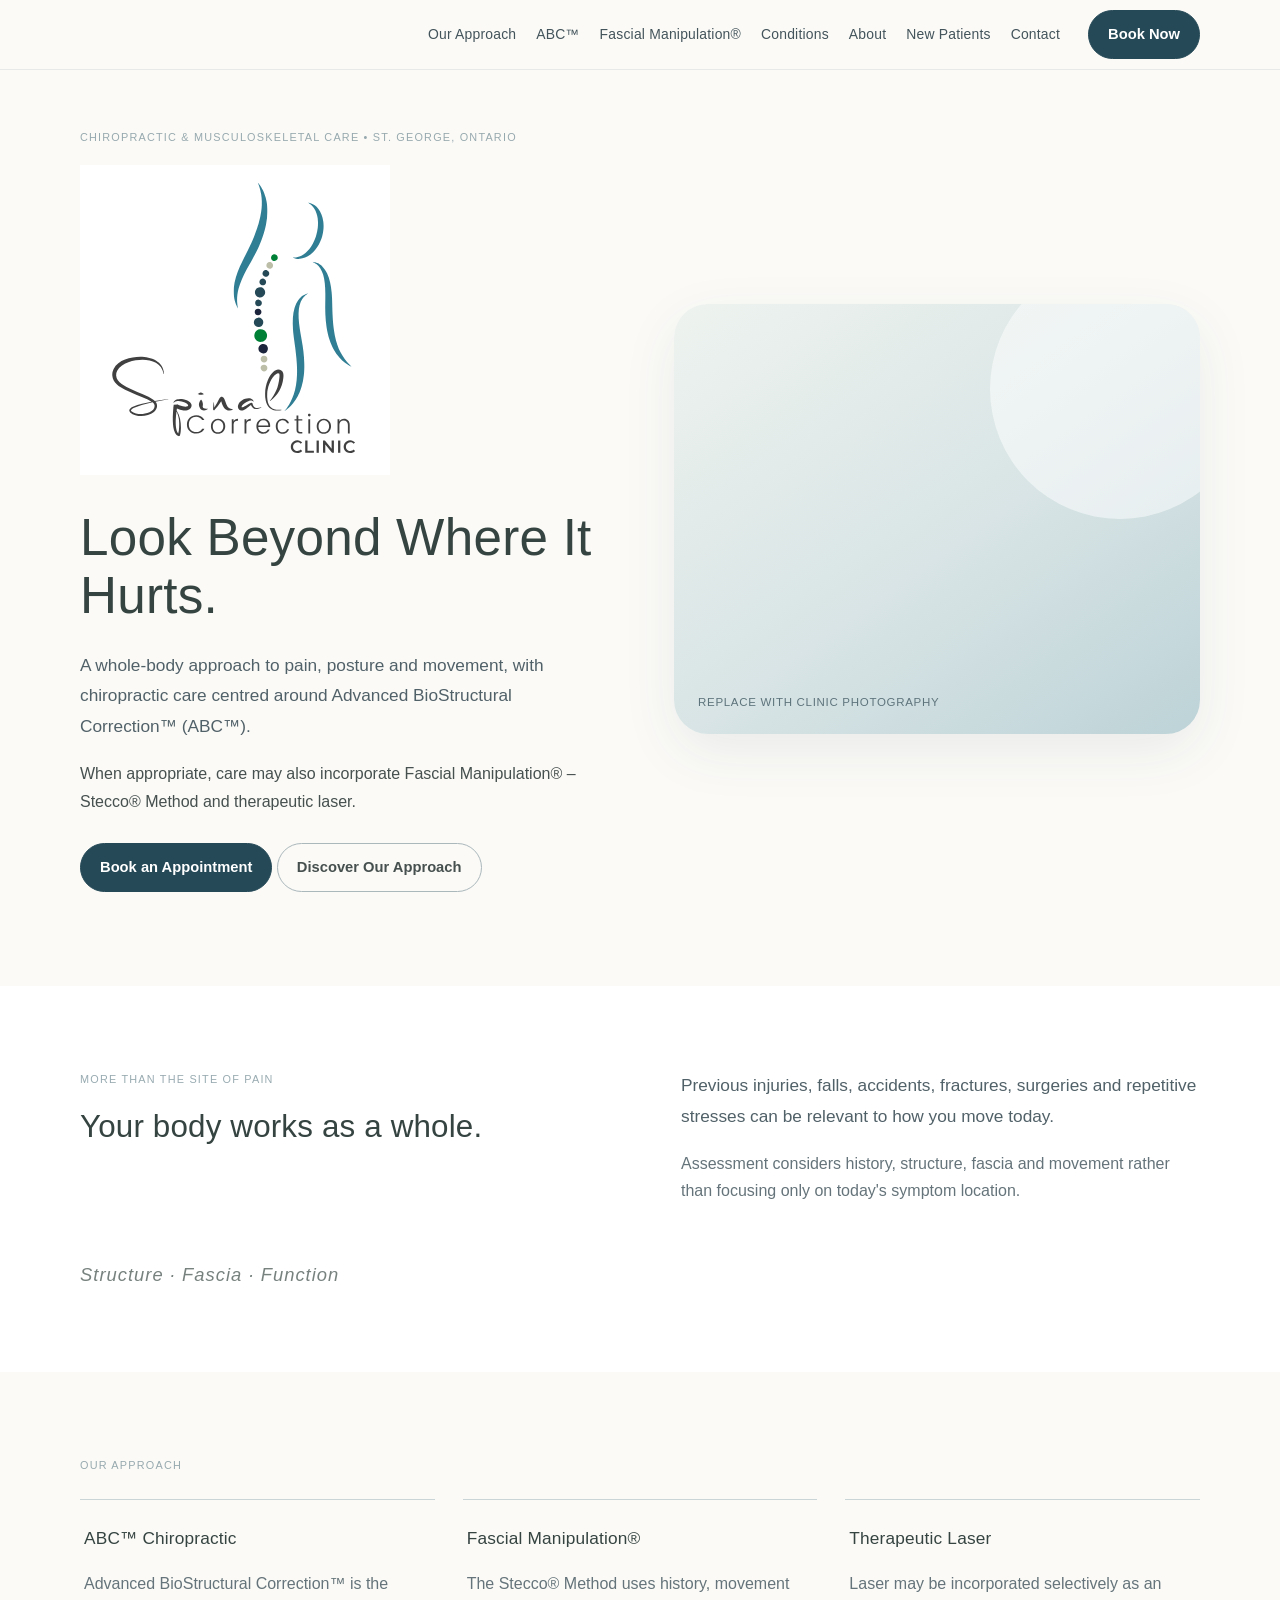
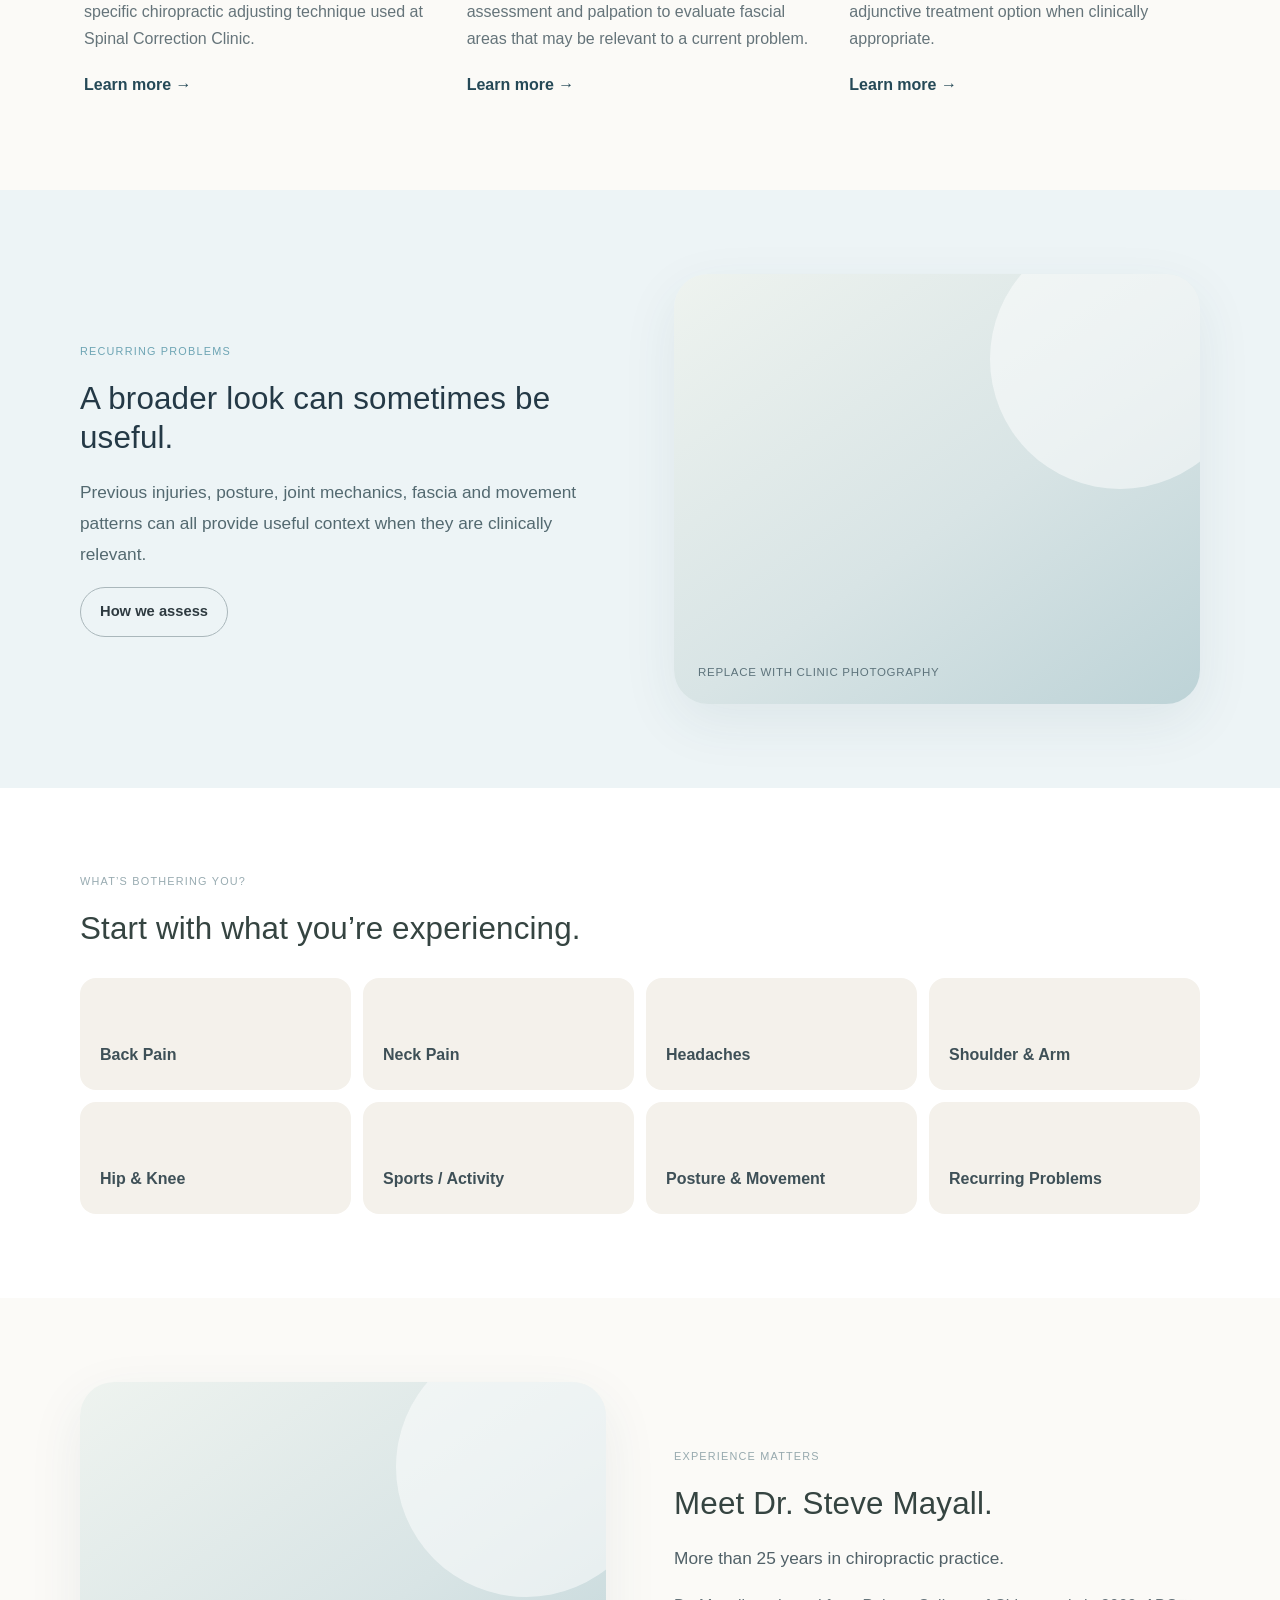
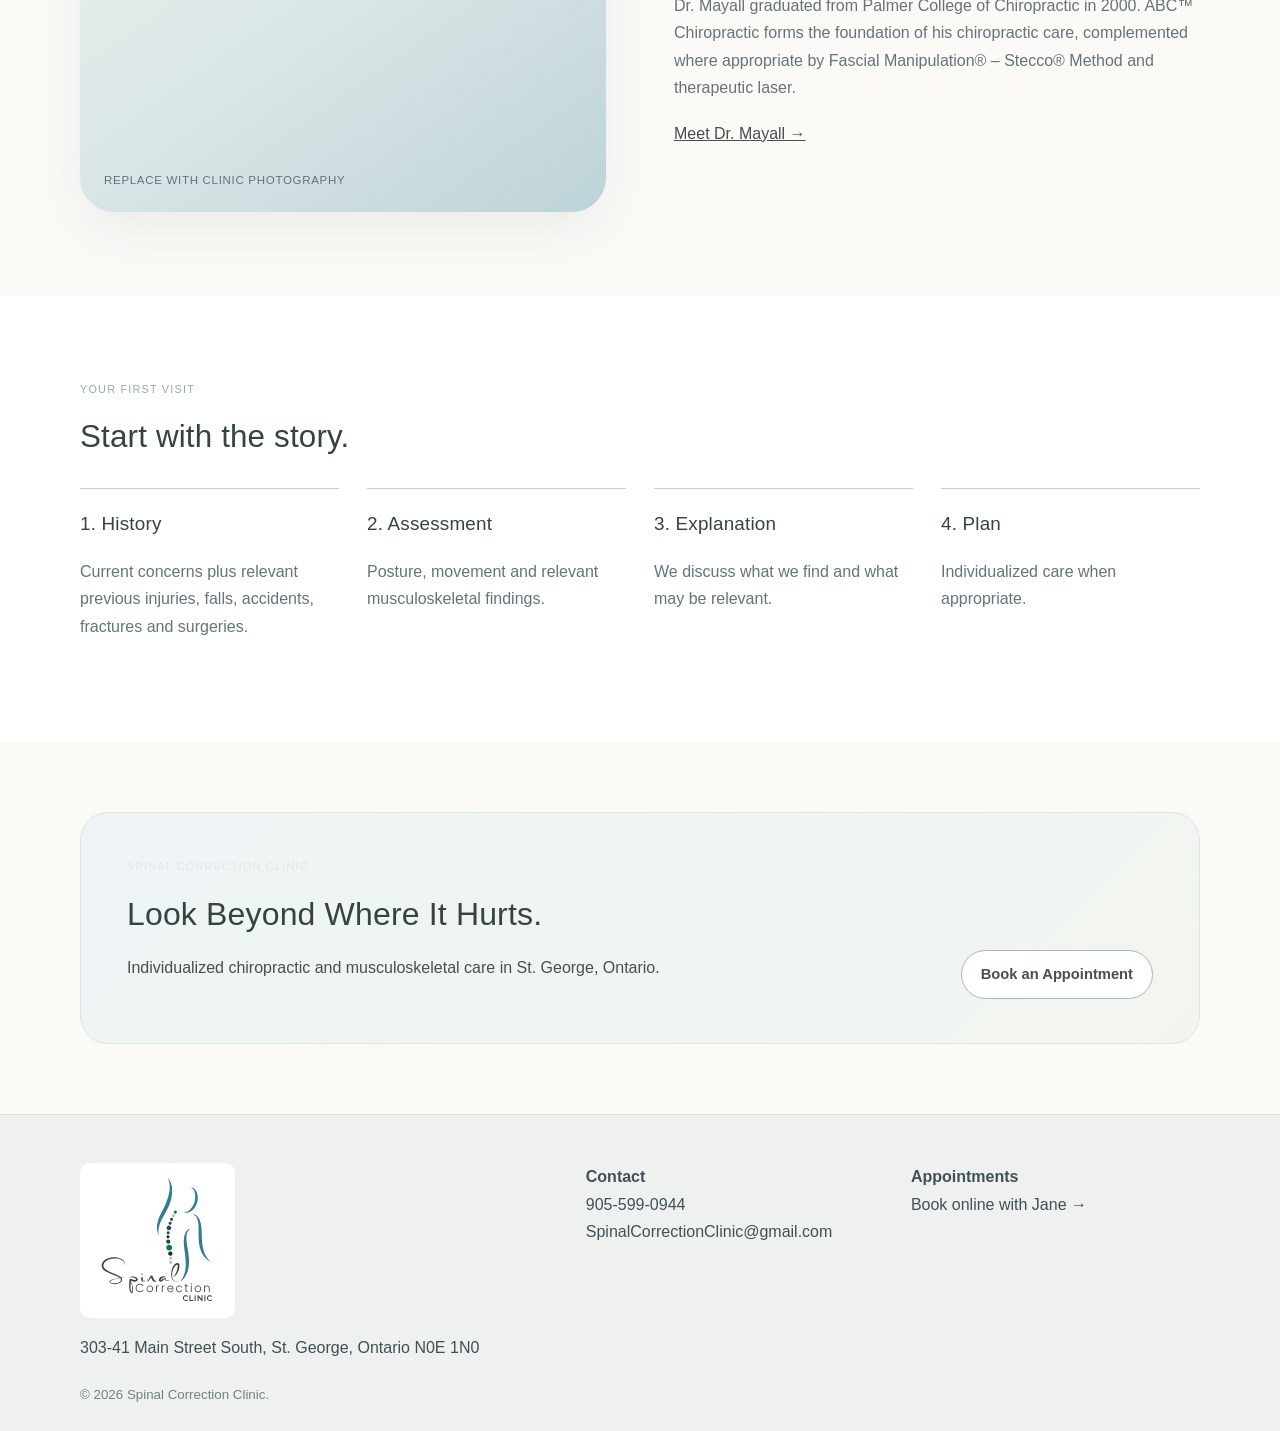
<file: index-full.html>
<!doctype html><html lang="en-CA"><head><meta charset="utf-8"><meta name="viewport" content="width=device-width,initial-scale=1"><title>Spinal Correction Clinic | St. George, ON</title><meta name="description" content="ABC™ Chiropractic, Fascial Manipulation® – Stecco® Method and therapeutic laser in St. George, Ontario."><link rel="stylesheet" href="assets/site.css"></head><body><header><div class="container nav"><a class="brand logo-brand" href="index.html" aria-label="Spinal Correction Clinic home"><img src="assets/spinal-correction-clinic-logo.svg" alt="Spinal Correction Clinic"></a><nav>
<a href="approach.html">Our Approach</a><a href="abc.html">ABC™</a><a href="fascial-manipulation.html">Fascial Manipulation®</a><a href="conditions.html">Conditions</a><a href="about.html">About</a><a href="new-patients.html">New Patients</a><a href="contact.html">Contact</a></nav><a class="btn primary" href="https://spinalcorrectionclinic.janeapp.com/" target="_blank">Book Now</a></div></header><main>
<section class="hero"><div class="container herogrid"><div><div class="eyebrow">Chiropractic & musculoskeletal care • St. George, Ontario</div><div class="page-heading-logo"><img src="assets/spinal-correction-clinic-logo.svg" alt="Spinal Correction Clinic"></div>
<h1>Look Beyond Where It Hurts.</h1><p class="lead">A whole-body approach to pain, posture and movement, with chiropractic care centred around Advanced BioStructural Correction™ (ABC™).</p><p>When appropriate, care may also incorporate Fascial Manipulation® – Stecco® Method and therapeutic laser.</p><p><a class="btn primary" href="https://spinalcorrectionclinic.janeapp.com/" target="_blank">Book an Appointment</a> <a class="btn" href="approach.html">Discover Our Approach</a></p></div><div class="art"></div></div></section>
<section class="section white"><div class="container head"><div><div class="eyebrow">More than the site of pain</div><h2>Your body works as a whole.</h2></div><div><p class="lead">Previous injuries, falls, accidents, fractures, surgeries and repetitive stresses can be relevant to how you move today.</p><p class="muted">Assessment considers history, structure, fascia and movement rather than focusing only on today's symptom location.</p></div></div><div class="container signature">Structure · Fascia · Function</div></section>
<section class="section"><div class="container"><div class="eyebrow">Our approach</div><div class="cards">
<div class="card"><h3>ABC™ Chiropractic</h3><p>Advanced BioStructural Correction™ is the specific chiropractic adjusting technique used at Spinal Correction Clinic.</p><a href="abc.html">Learn more →</a></div>
<div class="card"><h3>Fascial Manipulation®</h3><p>The Stecco® Method uses history, movement assessment and palpation to evaluate fascial areas that may be relevant to a current problem.</p><a href="fascial-manipulation.html">Learn more →</a></div>
<div class="card"><h3>Therapeutic Laser</h3><p>Laser may be incorporated selectively as an adjunctive treatment option when clinically appropriate.</p><a href="laser.html">Learn more →</a></div></div></div></section>
<section class="section darksec"><div class="container split"><div><div class="eyebrow">Recurring problems</div><h2>A broader look can sometimes be useful.</h2><p class="lead">Previous injuries, posture, joint mechanics, fascia and movement patterns can all provide useful context when they are clinically relevant.</p><a class="btn" href="approach.html">How we assess</a></div><div class="art"></div></div></section>
<section class="section white"><div class="container"><div class="eyebrow">What’s bothering you?</div><h2>Start with what you’re experiencing.</h2><div class="conditions"><a class="condition" href="conditions.html#back">Back Pain</a><a class="condition" href="conditions.html#neck">Neck Pain</a><a class="condition" href="conditions.html#headaches">Headaches</a><a class="condition" href="conditions.html#shoulder">Shoulder & Arm</a><a class="condition" href="conditions.html#hip">Hip & Knee</a><a class="condition" href="conditions.html#sports">Sports / Activity</a><a class="condition" href="conditions.html#posture">Posture & Movement</a><a class="condition" href="conditions.html#recurring">Recurring Problems</a></div></div></section>
<section class="section"><div class="container split"><div class="art"></div><div><div class="eyebrow">Experience matters</div><h2>Meet Dr. Steve Mayall.</h2><p class="lead">More than 25 years in chiropractic practice.</p><p class="muted">Dr. Mayall graduated from Palmer College of Chiropractic in 2000. ABC™ Chiropractic forms the foundation of his chiropractic care, complemented where appropriate by Fascial Manipulation® – Stecco® Method and therapeutic laser.</p><a href="about.html">Meet Dr. Mayall →</a></div></div></section>
<section class="section white"><div class="container"><div class="eyebrow">Your first visit</div><h2>Start with the story.</h2><div class="steps"><div class="step"><h3>1. History</h3><p>Current concerns plus relevant previous injuries, falls, accidents, fractures and surgeries.</p></div><div class="step"><h3>2. Assessment</h3><p>Posture, movement and relevant musculoskeletal findings.</p></div><div class="step"><h3>3. Explanation</h3><p>We discuss what we find and what may be relevant.</p></div><div class="step"><h3>4. Plan</h3><p>Individualized care when appropriate.</p></div></div></div></section>
</main><section class="cta"><div class="container"><div class="ctabox"><div><div class="eyebrow" style="color:#dce2df">Spinal Correction Clinic</div><h2>Look Beyond Where It Hurts.</h2><p>Individualized chiropractic and musculoskeletal care in St. George, Ontario.</p></div><a class="btn" style="background:white" href="https://spinalcorrectionclinic.janeapp.com/" target="_blank">Book an Appointment</a></div></div></section>
<footer><div class="container foot"><div><img class="footer-logo" src="assets/spinal-correction-clinic-logo.svg" alt="Spinal Correction Clinic"><p>303-41 Main Street South, St. George, Ontario N0E 1N0</p></div><div><strong>Contact</strong><p><a href="tel:+19055990944">905-599-0944</a><br><a href="mailto:SpinalCorrectionClinic@gmail.com">SpinalCorrectionClinic@gmail.com</a></p></div><div><strong>Appointments</strong><p><a href="https://spinalcorrectionclinic.janeapp.com/" target="_blank">Book online with Jane →</a></p></div></div><div class="container"><small>© <span data-year></span> Spinal Correction Clinic.</small></div></footer><script src="assets/site.js"></script></body></html>
</file>
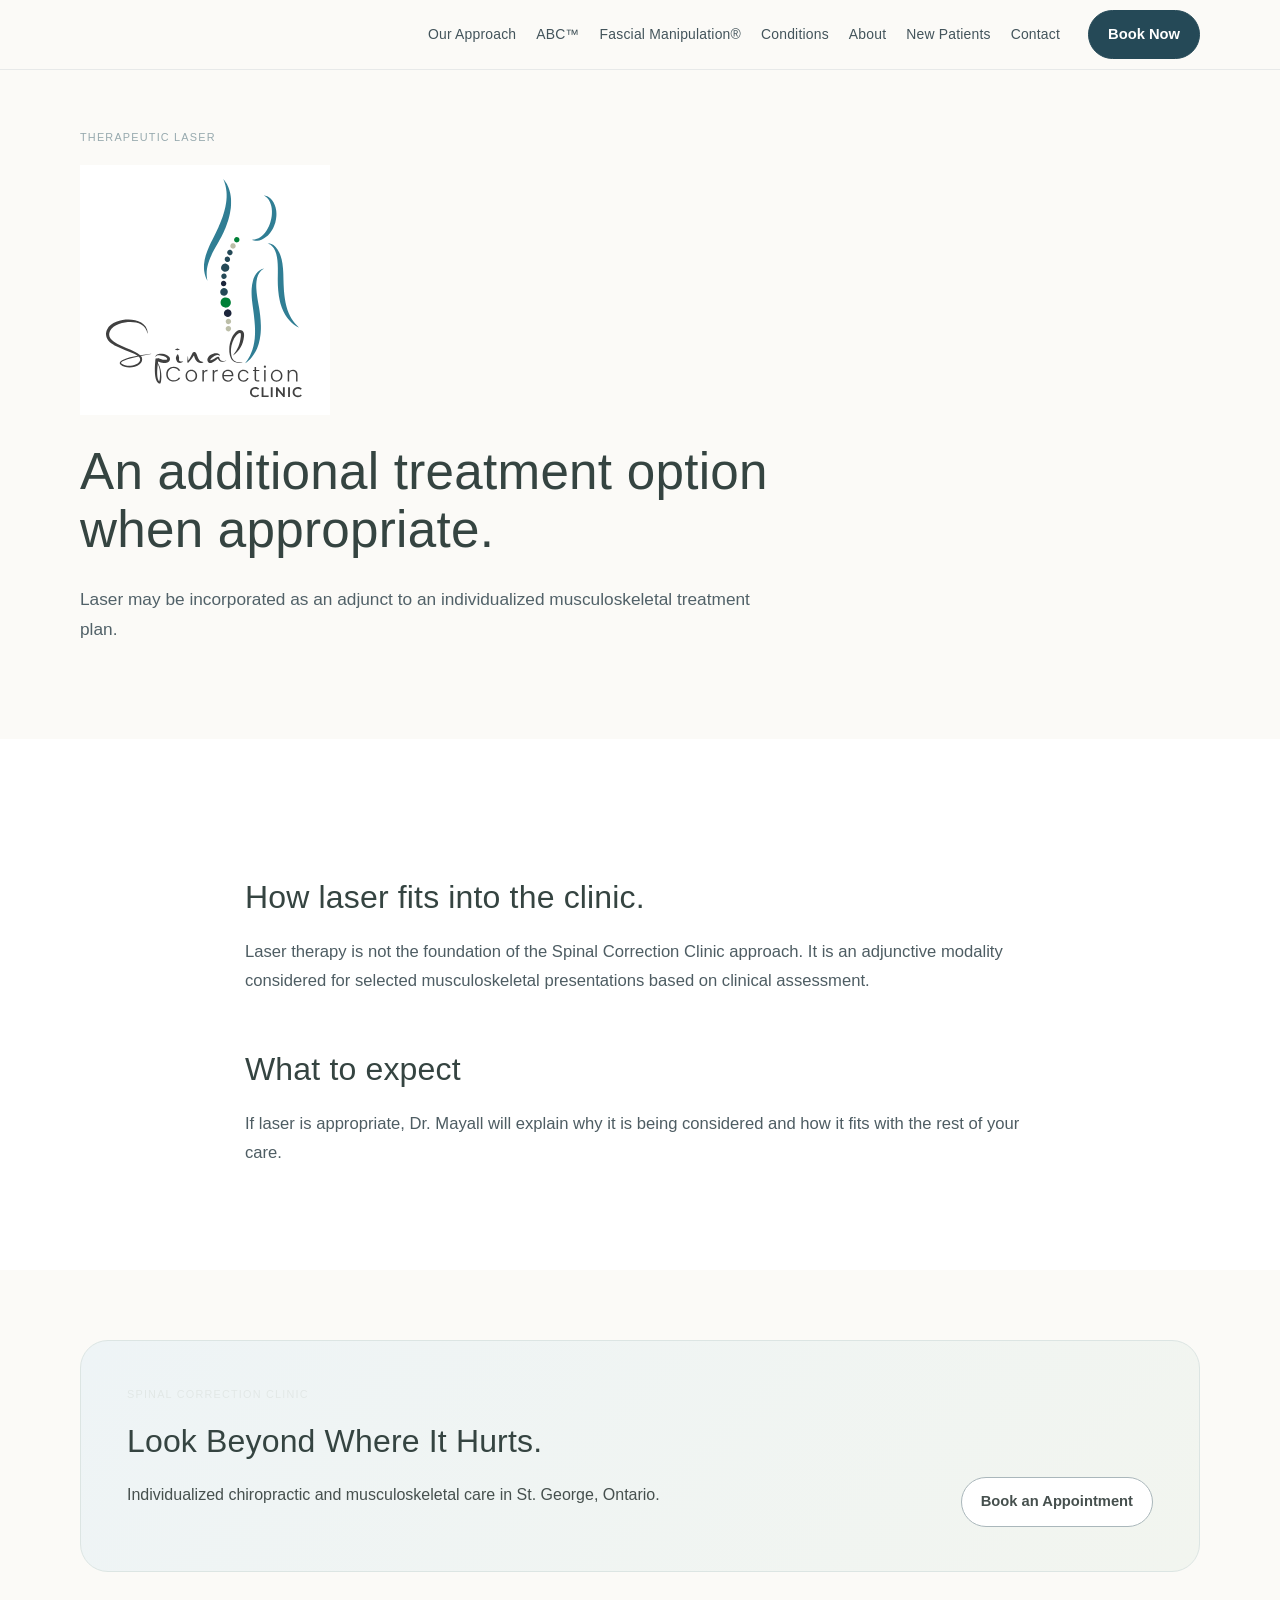
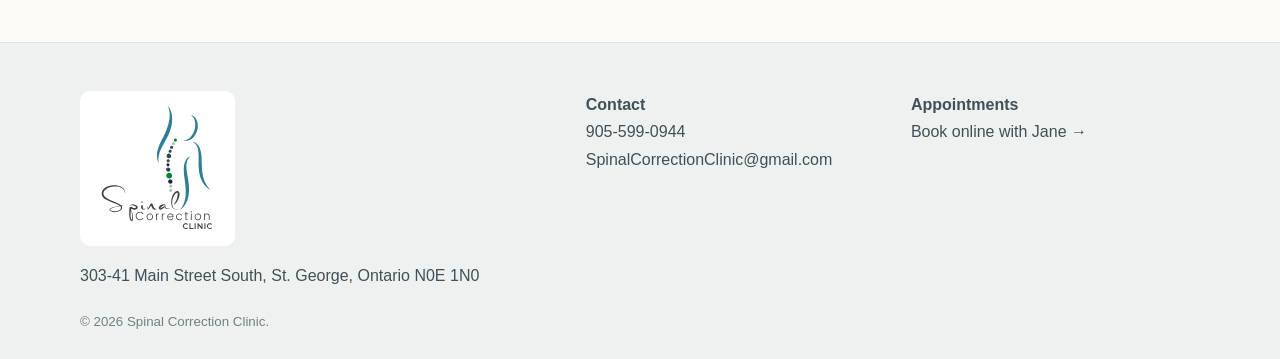
<file: laser.html>
<!doctype html><html lang="en-CA"><head><meta charset="utf-8"><meta name="viewport" content="width=device-width,initial-scale=1"><title>Therapeutic Laser | Spinal Correction Clinic</title><meta name="description" content="Therapeutic laser at Spinal Correction Clinic."><link rel="stylesheet" href="assets/site.css"></head><body><header><div class="container nav"><a class="brand logo-brand" href="index.html" aria-label="Spinal Correction Clinic home"><img src="assets/spinal-correction-clinic-logo.svg" alt="Spinal Correction Clinic"></a><nav>
<a href="approach.html">Our Approach</a><a href="abc.html">ABC™</a><a href="fascial-manipulation.html">Fascial Manipulation®</a><a href="conditions.html">Conditions</a><a href="about.html">About</a><a href="new-patients.html">New Patients</a><a href="contact.html">Contact</a></nav><a class="btn primary" href="https://spinalcorrectionclinic.janeapp.com/" target="_blank">Book Now</a></div></header><main><section class="subhero"><div class="container"><div class="eyebrow">Therapeutic Laser</div><div class="page-heading-logo"><img src="assets/spinal-correction-clinic-logo.svg" alt="Spinal Correction Clinic"></div>
<h1>An additional treatment option when appropriate.</h1><p class="lead">Laser may be incorporated as an adjunct to an individualized musculoskeletal treatment plan.</p></div></section><section class="section white"><div class="container prose"><h2>How laser fits into the clinic.</h2><p>Laser therapy is not the foundation of the Spinal Correction Clinic approach. It is an adjunctive modality considered for selected musculoskeletal presentations based on clinical assessment.</p><h2>What to expect</h2><p>If laser is appropriate, Dr. Mayall will explain why it is being considered and how it fits with the rest of your care.</p></div></section></main><section class="cta"><div class="container"><div class="ctabox"><div><div class="eyebrow" style="color:#dce2df">Spinal Correction Clinic</div><h2>Look Beyond Where It Hurts.</h2><p>Individualized chiropractic and musculoskeletal care in St. George, Ontario.</p></div><a class="btn" style="background:white" href="https://spinalcorrectionclinic.janeapp.com/" target="_blank">Book an Appointment</a></div></div></section>
<footer><div class="container foot"><div><img class="footer-logo" src="assets/spinal-correction-clinic-logo.svg" alt="Spinal Correction Clinic"><p>303-41 Main Street South, St. George, Ontario N0E 1N0</p></div><div><strong>Contact</strong><p><a href="tel:+19055990944">905-599-0944</a><br><a href="mailto:SpinalCorrectionClinic@gmail.com">SpinalCorrectionClinic@gmail.com</a></p></div><div><strong>Appointments</strong><p><a href="https://spinalcorrectionclinic.janeapp.com/" target="_blank">Book online with Jane →</a></p></div></div><div class="container"><small>© <span data-year></span> Spinal Correction Clinic.</small></div></footer><script src="assets/site.js"></script></body></html>
</file>
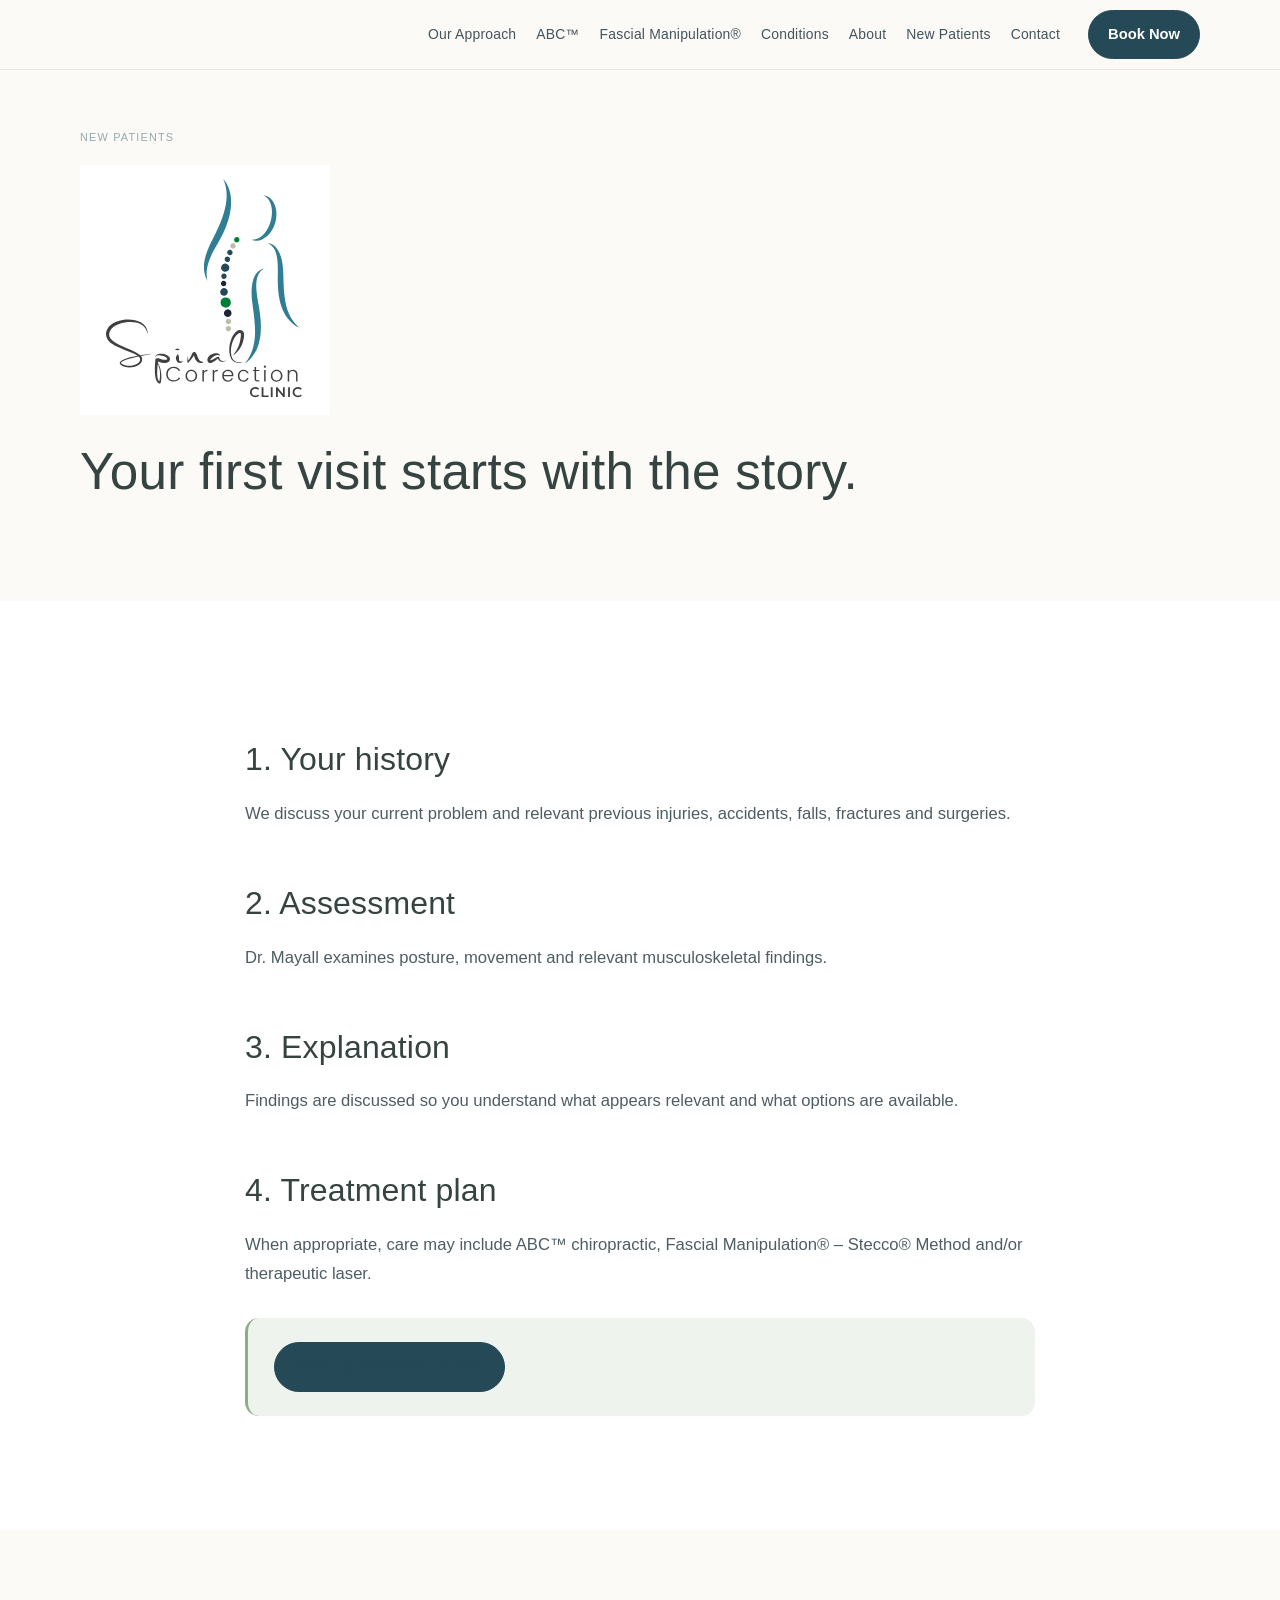
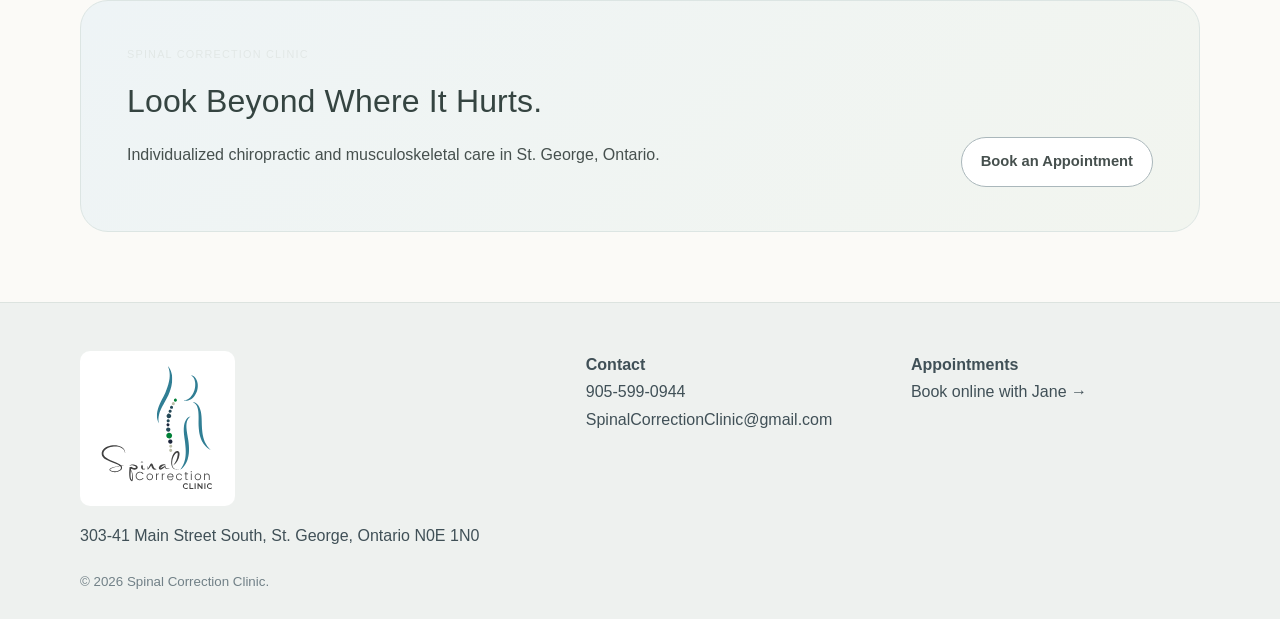
<file: new-patients.html>
<!doctype html><html lang="en-CA"><head><meta charset="utf-8"><meta name="viewport" content="width=device-width,initial-scale=1"><title>New Patients | Spinal Correction Clinic</title><meta name="description" content="What to expect at your first appointment."><link rel="stylesheet" href="assets/site.css"></head><body><header><div class="container nav"><a class="brand logo-brand" href="index.html" aria-label="Spinal Correction Clinic home"><img src="assets/spinal-correction-clinic-logo.svg" alt="Spinal Correction Clinic"></a><nav>
<a href="approach.html">Our Approach</a><a href="abc.html">ABC™</a><a href="fascial-manipulation.html">Fascial Manipulation®</a><a href="conditions.html">Conditions</a><a href="about.html">About</a><a href="new-patients.html">New Patients</a><a href="contact.html">Contact</a></nav><a class="btn primary" href="https://spinalcorrectionclinic.janeapp.com/" target="_blank">Book Now</a></div></header><main><section class="subhero"><div class="container"><div class="eyebrow">New Patients</div><div class="page-heading-logo"><img src="assets/spinal-correction-clinic-logo.svg" alt="Spinal Correction Clinic"></div>
<h1>Your first visit starts with the story.</h1></div></section><section class="section white"><div class="container prose"><h2>1. Your history</h2><p>We discuss your current problem and relevant previous injuries, accidents, falls, fractures and surgeries.</p><h2>2. Assessment</h2><p>Dr. Mayall examines posture, movement and relevant musculoskeletal findings.</p><h2>3. Explanation</h2><p>Findings are discussed so you understand what appears relevant and what options are available.</p><h2>4. Treatment plan</h2><p>When appropriate, care may include ABC™ chiropractic, Fascial Manipulation® – Stecco® Method and/or therapeutic laser.</p><div class="note"><a class="btn primary" href="https://spinalcorrectionclinic.janeapp.com/" target="_blank">View Appointments in Jane</a></div></div></section></main><section class="cta"><div class="container"><div class="ctabox"><div><div class="eyebrow" style="color:#dce2df">Spinal Correction Clinic</div><h2>Look Beyond Where It Hurts.</h2><p>Individualized chiropractic and musculoskeletal care in St. George, Ontario.</p></div><a class="btn" style="background:white" href="https://spinalcorrectionclinic.janeapp.com/" target="_blank">Book an Appointment</a></div></div></section>
<footer><div class="container foot"><div><img class="footer-logo" src="assets/spinal-correction-clinic-logo.svg" alt="Spinal Correction Clinic"><p>303-41 Main Street South, St. George, Ontario N0E 1N0</p></div><div><strong>Contact</strong><p><a href="tel:+19055990944">905-599-0944</a><br><a href="mailto:SpinalCorrectionClinic@gmail.com">SpinalCorrectionClinic@gmail.com</a></p></div><div><strong>Appointments</strong><p><a href="https://spinalcorrectionclinic.janeapp.com/" target="_blank">Book online with Jane →</a></p></div></div><div class="container"><small>© <span data-year></span> Spinal Correction Clinic.</small></div></footer><script src="assets/site.js"></script></body></html>
</file>
<file: assets/site.css>
:root{
  --ink:#2e3a40;
  --heading:#243946;
  --paper:#fbfaf7;
  --white:#ffffff;
  --muted:#65747a;
  --blue:#307e94;
  --blue-deep:#254957;
  --green:#6f9a73;
  --green-soft:#eef4ed;
  --blue-soft:#edf4f6;
  --warm:#f4f1eb;
  --line:#e3e6e2;
  --max:1120px;
  --radius:22px;
}
*{box-sizing:border-box}
html{scroll-behavior:smooth}
body{
  margin:0;
  font-family:"Avenir Next",Avenir,"Segoe UI",Roboto,Helvetica,Arial,sans-serif;
  background:var(--paper);
  color:var(--ink);
  line-height:1.72;
  font-size:16px;
  -webkit-font-smoothing:antialiased;
}
a{color:inherit}
.container{width:min(var(--max),calc(100% - 48px));margin:auto}
header{position:sticky;top:0;z-index:10;background:rgba(251,250,247,.96);border-bottom:1px solid rgba(37,73,87,.09);backdrop-filter:blur(12px)}
.nav{min-height:82px;display:flex;align-items:center;gap:28px}
.logo-brand{display:flex;align-items:center;flex:0 0 auto;text-decoration:none}
.logo-brand img{display:block;width:auto;height:64px}
nav{display:flex;gap:20px;margin-left:auto;align-items:center}
nav a{text-decoration:none;font-size:.87rem;font-weight:500;color:#43545b;transition:.18s ease}
nav a:hover{color:var(--blue)}
.btn{display:inline-flex;align-items:center;justify-content:center;padding:11px 19px;border:1px solid #aab7bb;border-radius:999px;text-decoration:none;font-weight:600;font-size:.92rem;transition:.18s ease;background:transparent}
.btn:hover{border-color:var(--blue);color:var(--blue);transform:translateY(-1px)}
.primary{background:var(--blue-deep);color:#fff;border-color:var(--blue-deep)}
.primary:hover{background:#1e3d49;color:#fff;border-color:#1e3d49}
.hero,.subhero{padding:76px 0 70px}
.herogrid,.split,.head{display:grid;grid-template-columns:1fr 1fr;gap:68px;align-items:center}
.eyebrow{font-size:.83rem;font-weight:600;color:var(--blue);margin-bottom:14px;letter-spacing:.015em}
h1,h2,h3{color:var(--heading);margin:0 0 20px;font-weight:500;letter-spacing:-.025em}
h1{font-size:clamp(2.9rem,5.7vw,5rem);line-height:1.08}
h2{font-size:clamp(2rem,3.9vw,3.35rem);line-height:1.14}
h3{font-size:1.32rem;line-height:1.25;font-weight:600}
.lead{font-size:clamp(1.08rem,1.6vw,1.26rem);line-height:1.65;color:#516168;max-width:700px}
p{margin:0 0 18px}.muted{color:var(--muted)}
.hero p:last-child{margin-top:28px}
.art{min-height:430px;border-radius:34px;background:linear-gradient(145deg,#eef3ef,#d8e4e5 55%,#bdd3d7);position:relative;overflow:hidden;box-shadow:0 18px 55px rgba(37,73,87,.08)}
.art:before{content:"";position:absolute;width:260px;height:260px;border-radius:50%;background:rgba(255,255,255,.52);right:-50px;top:-45px}
.art:after{content:"Replace with clinic photography";position:absolute;left:24px;bottom:22px;color:#5e747c;font-size:.72rem;letter-spacing:.06em;text-transform:uppercase}
.section{padding:78px 0}
.white{background:#fff}
.darksec{background:var(--blue-soft);color:var(--ink)}
.darksec h2{color:var(--heading)}
.darksec .lead{color:#536970!important}
.darksec .eyebrow{color:var(--blue)!important}
.head{align-items:start}
.signature{font-size:clamp(1.7rem,3vw,2.45rem);font-weight:500;letter-spacing:-.02em;color:var(--blue-deep);margin-top:34px}
.cards{display:grid;grid-template-columns:repeat(3,1fr);gap:28px;margin-top:24px}
.card{background:transparent;border:0;border-top:1px solid #cad5d7;border-radius:0;padding:26px 4px 8px}
.card p{color:var(--muted)}
.card a,.prose a{color:var(--blue-deep);text-decoration:none;font-weight:600}
.card a:hover,.prose a:hover{text-decoration:underline}
.conditions{display:grid;grid-template-columns:repeat(4,1fr);gap:12px;margin-top:30px}
.condition{background:var(--warm);padding:22px 20px;border-radius:16px;text-decoration:none;min-height:112px;font-weight:600;color:#3e5057;display:flex;align-items:flex-end;transition:.18s ease}
.condition:hover{background:var(--blue-soft);color:var(--blue-deep);transform:translateY(-1px)}
.steps{display:grid;grid-template-columns:repeat(4,1fr);gap:28px;margin-top:32px}
.step{border-top:1px solid #c7d3d4;padding-top:22px}
.step h3{font-size:1.18rem}.step p{color:var(--muted)}
.prose{max-width:790px}
.prose h2{margin-top:54px;font-size:clamp(1.9rem,3.3vw,2.8rem)}
.prose p,.prose li{font-size:1.04rem;color:#4e5d63}
.note{background:var(--green-soft);padding:24px 26px;border-left:3px solid #8dad88;border-radius:14px;margin:30px 0}
.contact{display:grid;grid-template-columns:1fr 1fr;gap:22px}
.box{background:#fff;border:1px solid var(--line);border-radius:18px;padding:28px}
.cta{padding:70px 0}
.ctabox{background:linear-gradient(135deg,#eef4f6,#f2f5ef);border:1px solid #dce5e3;border-radius:28px;padding:44px 46px;display:flex;justify-content:space-between;gap:34px;align-items:end}
.ctabox h2{font-size:clamp(1.9rem,3vw,2.8rem)}
footer{background:#eef1ef;color:#405057;padding:48px 0 24px;border-top:1px solid #dce3df}
.foot{display:grid;grid-template-columns:1.3fr .8fr .8fr;gap:36px}
.footer-logo{display:block;width:155px;height:auto;background:#fff;border-radius:10px;padding:7px;margin-bottom:16px}
footer a{text-decoration:none}footer a:hover{text-decoration:underline}
footer small{color:#718087}
@media(max-width:900px){
  nav{display:none}
  .herogrid,.split,.head,.contact{grid-template-columns:1fr}
  .herogrid{gap:38px}
  .cards{grid-template-columns:1fr;gap:8px}
  .conditions,.steps{grid-template-columns:1fr 1fr}
  .foot{grid-template-columns:1fr}
  .art{min-height:320px}
  .logo-brand img{height:58px}
  .nav{min-height:74px}
  .hero,.subhero{padding:58px 0}
  .section{padding:64px 0}
}
@media(max-width:560px){
  .container{width:min(var(--max),calc(100% - 30px))}
  h1{font-size:2.9rem}
  h2{font-size:2.1rem}
  .conditions,.steps{grid-template-columns:1fr}
  .ctabox{flex-direction:column;align-items:start;padding:32px 28px}
  .logo-brand img{height:52px}
  .nav>.primary{padding:9px 14px;font-size:.82rem}
}

/* Version 4 — quiet, warm headline hierarchy */
h1,h2,h3{
  font-family:Georgia,"Times New Roman",serif;
  color:var(--heading);
  font-weight:400;
  letter-spacing:-.012em;
}
h1{
  font-size:clamp(2.45rem,4.4vw,4rem);
  line-height:1.13;
  max-width:780px;
  margin-bottom:24px;
}
h2{
  font-size:clamp(1.7rem,2.7vw,2.35rem);
  line-height:1.25;
  margin-bottom:20px;
}
h3{
  font-size:1.2rem;
  line-height:1.35;
  font-weight:400;
}
.eyebrow{
  font-family:"Avenir Next",Avenir,"Segoe UI",Roboto,Helvetica,Arial,sans-serif;
  font-size:.76rem;
  font-weight:500;
  letter-spacing:.075em;
  text-transform:uppercase;
  color:#66828b;
  margin-bottom:18px;
}
.hero,.subhero{padding:88px 0 82px}
.hero .lead{font-size:clamp(1.08rem,1.35vw,1.2rem);max-width:650px}
.head{gap:82px}
.signature{
  font-family:Georgia,"Times New Roman",serif;
  font-size:clamp(1.45rem,2.3vw,2rem);
  font-weight:400;
  letter-spacing:0;
  color:#536f72;
  margin-top:38px;
}
.card h3,.step h3,.box h3{font-weight:400}
.prose h2{font-size:clamp(1.65rem,2.5vw,2.2rem);line-height:1.28}
.ctabox h2{font-size:clamp(1.7rem,2.6vw,2.25rem)}
@media(max-width:900px){.hero,.subhero{padding:68px 0}.head{gap:32px}}
@media(max-width:560px){h1{font-size:2.4rem}h2{font-size:1.75rem}.hero,.subhero{padding:56px 0}.eyebrow{letter-spacing:.055em}}


/* V4.1 — softer headline refinement */
h1, h2, h3,
.signature {
  font-family: "Iowan Old Style", "Palatino Linotype", Palatino, "Book Antiqua", Georgia, serif;
  font-weight: 400;
  letter-spacing: -0.012em;
  color: #263b38;
}
h1 {
  font-size: clamp(2.35rem, 4.35vw, 4.05rem);
  line-height: 1.16;
  max-width: 780px;
}
h2 {
  font-size: clamp(1.72rem, 2.7vw, 2.55rem);
  line-height: 1.22;
  max-width: 760px;
}
h3 {
  font-size: 1.18rem;
  line-height: 1.32;
}
.hero .lead {
  font-size: 1.10rem;
  line-height: 1.72;
  max-width: 660px;
}
.eyebrow {
  font-size: .72rem;
  font-weight: 500;
  letter-spacing: .085em;
  opacity: .78;
}
.signature {
  font-size: clamp(1.45rem, 2.5vw, 2.15rem);
  font-style: italic;
  opacity: .88;
}
.section {
  padding-top: 82px;
  padding-bottom: 82px;
}
.head h2, .split h2 {
  margin-top: .42rem;
}
.ctabox h2 {
  font-size: clamp(1.7rem, 2.5vw, 2.35rem);
}
@media (max-width: 560px) {
  h1 { font-size: 2.35rem; }
  h2 { font-size: 1.78rem; }
}


/* VERSION 6 — current-site-inspired typography
   Returns to the quiet, simple Wix-era feel: clean geometric sans,
   lighter weights, restrained sizing, no script accents. */

body{
  font-family: "Avenir Next", Avenir, "Helvetica Neue", Helvetica, Arial, sans-serif;
  font-weight: 400;
  color:#46504e;
}

h1,h2,h3,.signature{
  font-family: "Avenir Next", Avenir, "Helvetica Neue", Helvetica, Arial, sans-serif;
  color:#354441;
  letter-spacing:.005em;
}

h1{
  font-size:clamp(2.25rem,4vw,3.65rem);
  line-height:1.14;
  font-weight:400;
  max-width:800px;
}

h2{
  font-size:clamp(1.55rem,2.45vw,2.25rem);
  line-height:1.25;
  font-weight:400;
  max-width:760px;
}

h3{
  font-size:1.08rem;
  line-height:1.4;
  font-weight:500;
  letter-spacing:.01em;
}

.eyebrow{
  font-family:"Avenir Next",Avenir,"Helvetica Neue",Helvetica,Arial,sans-serif;
  font-size:.68rem;
  font-weight:500;
  letter-spacing:.11em;
  opacity:.67;
}

.lead,.hero .lead{
  font-size:1.08rem;
  line-height:1.78;
  font-weight:400;
}

.signature{
  font-size:1.15rem;
  line-height:1.5;
  font-weight:400;
  letter-spacing:.055em;
  color:#65716e;
}

.section{
  padding-top:84px;
  padding-bottom:84px;
}

.hero,.subhero{
  padding-top:76px;
  padding-bottom:76px;
}

/* Prominent logo retained, but without V5's oversized header feel */
.logo-brand img{
  height:82px;
  width:auto;
}
.nav{
  min-height:98px;
}

nav a{
  font-family:"Avenir Next",Avenir,"Helvetica Neue",Helvetica,Arial,sans-serif;
  font-size:.88rem;
  font-weight:500;
  letter-spacing:.015em;
}

/* Softer card hierarchy */
.card h3,.step h3,.box h3{
  font-weight:500;
}
.card,.step,.box{
  box-shadow:none;
}

/* More relaxed mobile scale */
@media(max-width:900px){
  .logo-brand img{height:72px}
  .nav{min-height:86px}
}
@media(max-width:560px){
  h1{font-size:2.18rem;line-height:1.18}
  h2{font-size:1.62rem}
  .logo-brand img{height:64px}
  .nav{min-height:78px}
  .hero,.subhero{padding-top:56px;padding-bottom:58px}
}


/* VERSION 7 — logo integrated with each page heading */
.nav{min-height:68px;justify-content:flex-end;padding-top:10px;padding-bottom:10px}
nav{margin-left:auto}
.logo-brand{display:none !important}
.page-heading-logo{margin:0 0 28px 0}
.page-heading-logo img{display:block;width:250px;max-width:72vw;height:auto}
.hero .page-heading-logo img{width:310px}
.hero .page-heading-logo{margin-bottom:34px}
.hero h1,.subhero h1{margin-top:0}
.hero,.subhero{padding-top:58px}
header{background:rgba(251,250,247,.96)}
nav a{font-size:.87rem;font-weight:500}
@media(max-width:900px){.nav{min-height:62px}.page-heading-logo img{width:220px}.hero .page-heading-logo img{width:270px}}
@media(max-width:560px){.nav{min-height:58px}.page-heading-logo{margin-bottom:22px}.page-heading-logo img{width:195px;max-width:78vw}.hero .page-heading-logo img{width:235px}.hero,.subhero{padding-top:42px}}
</file>
